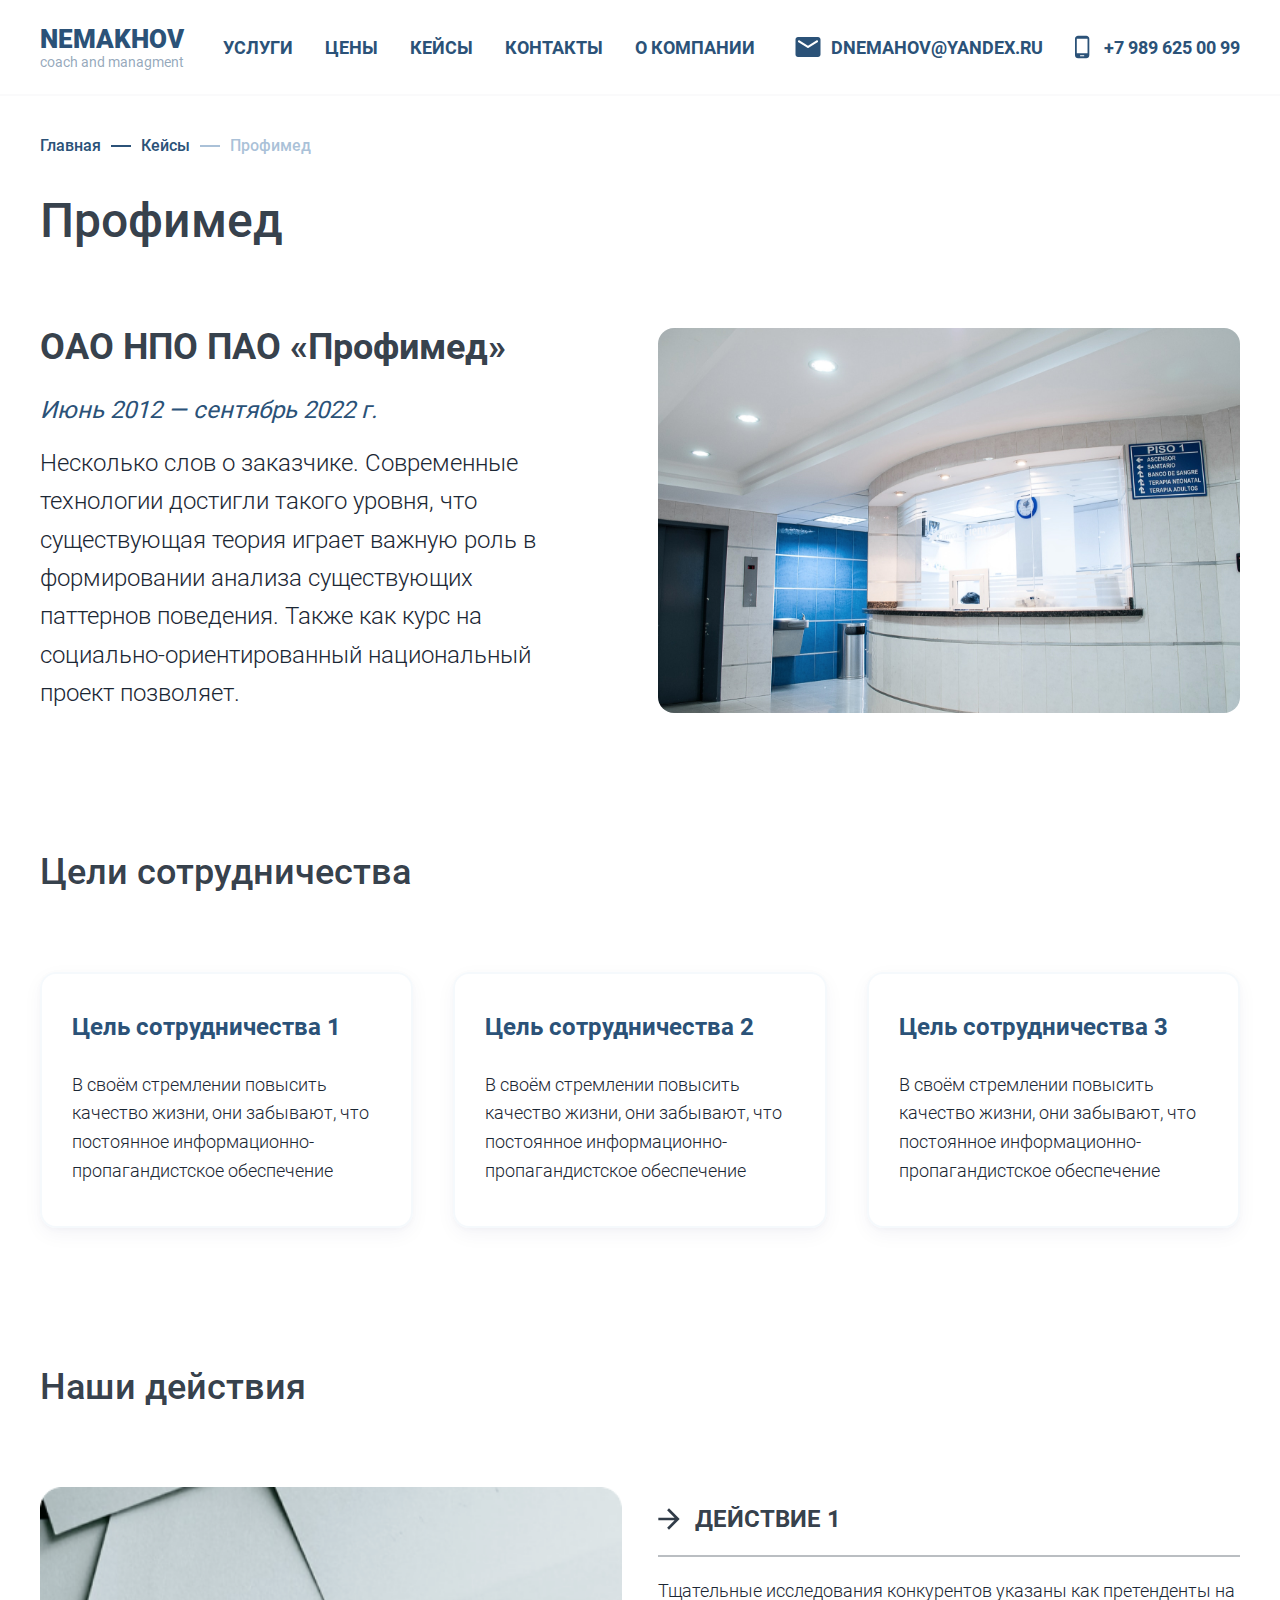
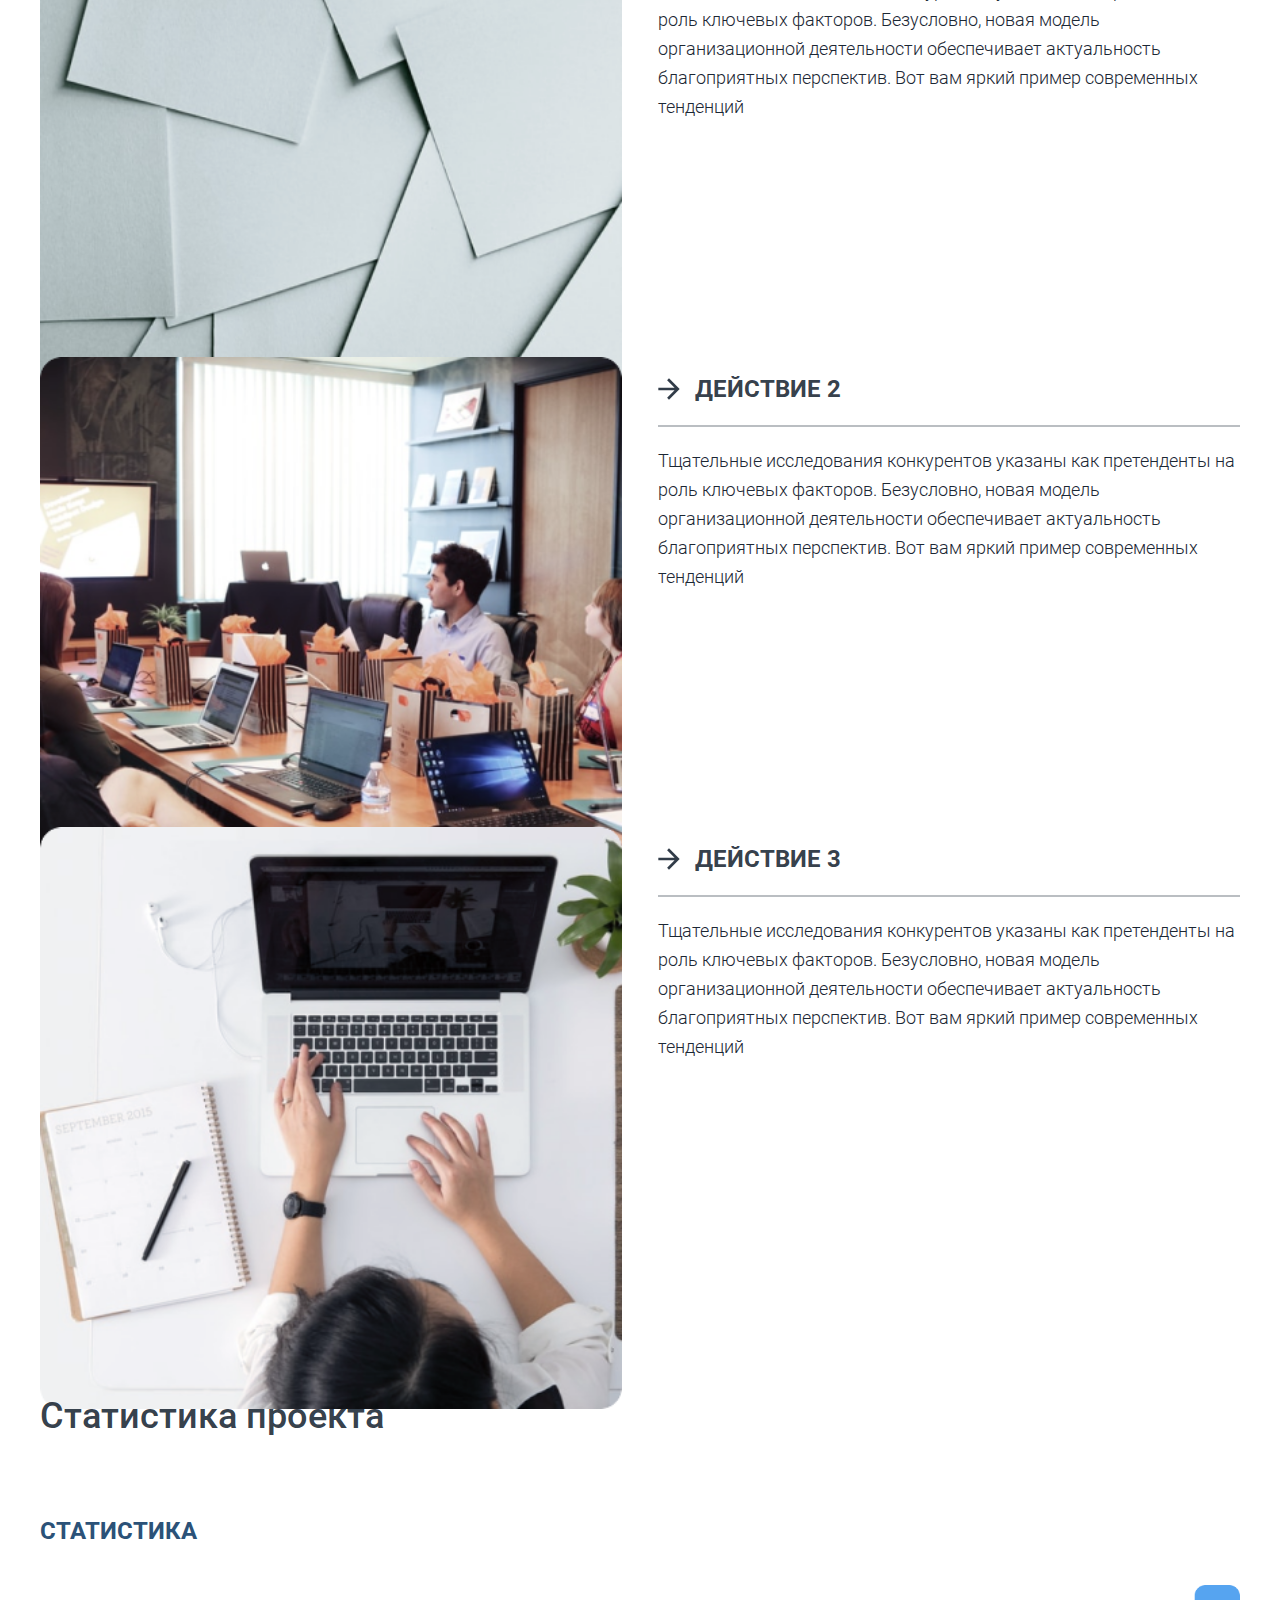
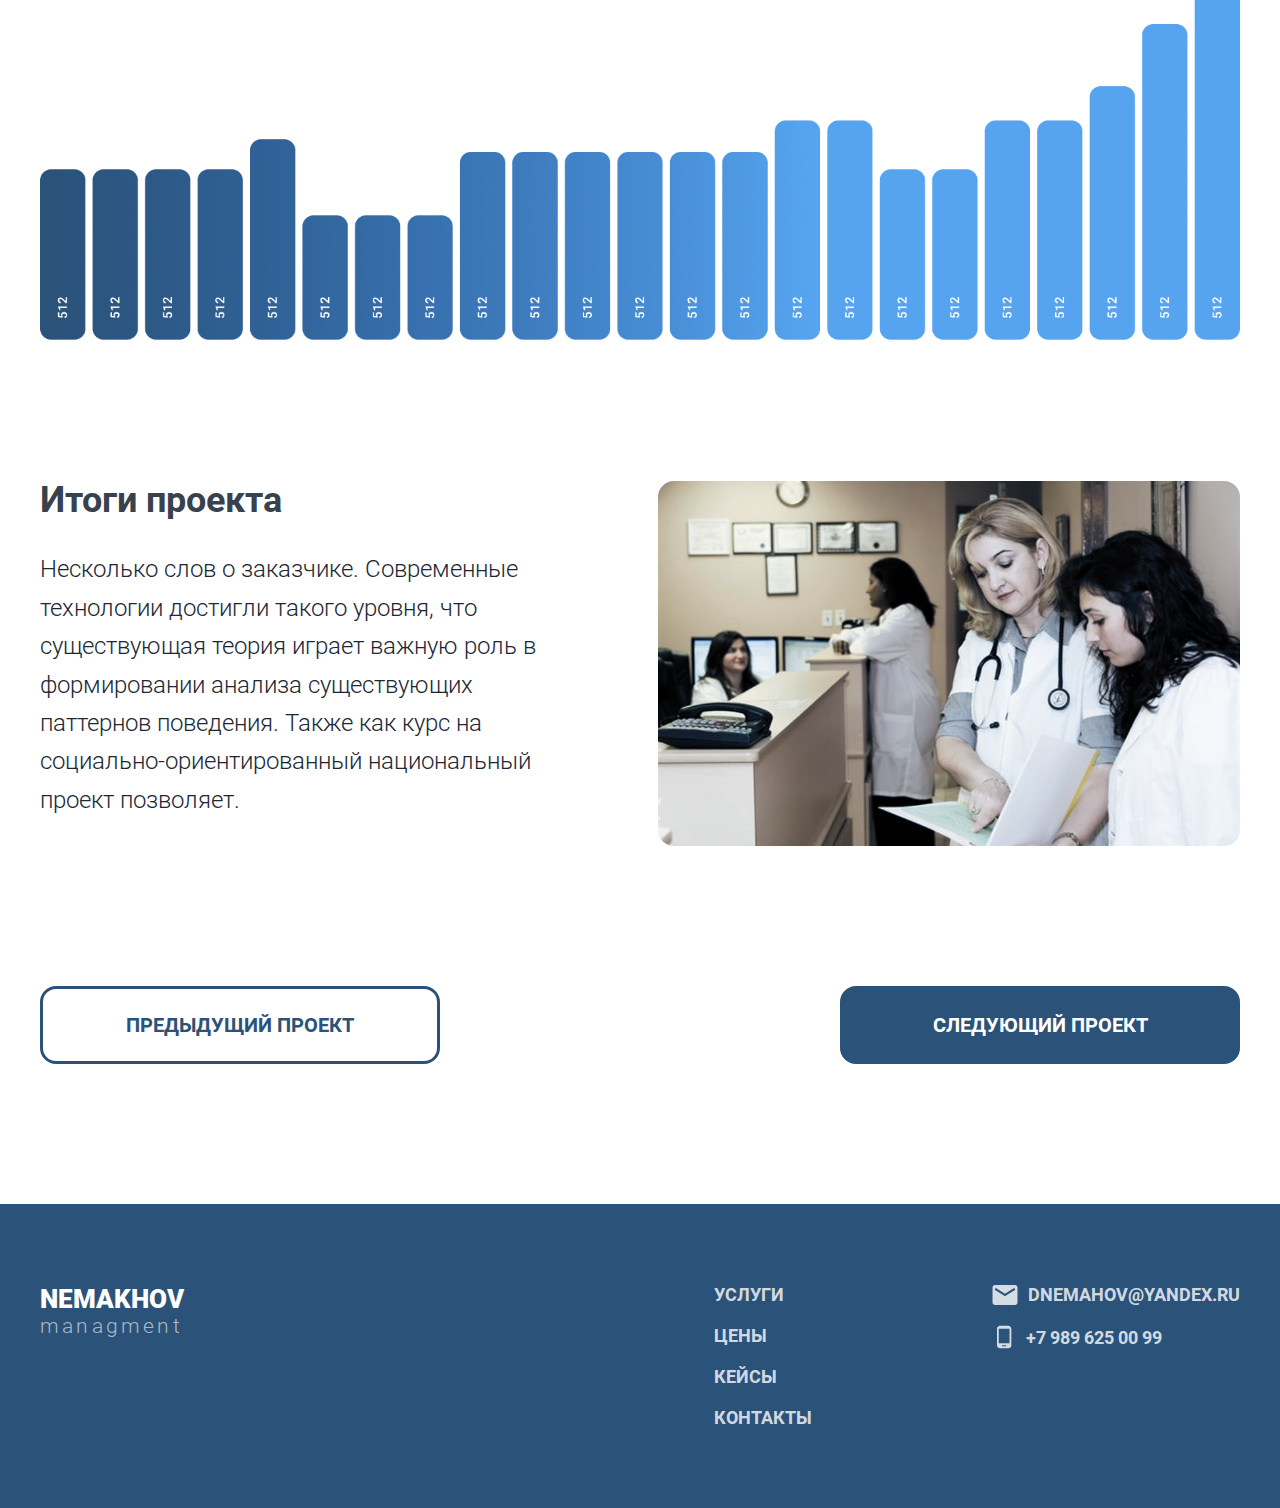
<file: project/case.html>
<!DOCTYPE html>
<html lang="en">
<head>
  <meta charset="UTF-8">
  <meta http-equiv="X-UA-Compatible" content="IE=edge">
  <meta name="viewport" content="width=device-width, initial-scale=1.0">
  <link rel="stylesheet" href="css/fonts/Roboto/stylesheet.css">
  <link rel="stylesheet" href="./css/main.css">
  <title>Nemakhov</title>
</head>
<body>
  <!--header-->
  <header class="header">
    <div class="header__bound">
        <a class="logo" href="index.html">
            <h5 class="logo__name">Nemakhov</h5>
            <h6 class="logo__description">coach and managment</h6>
        </a>
        <nav class="menu">
            <ul>
                <li class="menu__item">
                    <a href="products.html">услуги</a>
                </li>
                <li class="menu__item">
                    <a href="cost.html">цены</a>
                </li>
                <li class="menu__item">
                    <a href="cases.html">кейсы</a>
                </li>
                <li class="menu__item">
                    <a href="contact.html">контакты</a>
                </li>
                <li class="menu__item">
                    <a href="#">о компании</a>
                </li>
            </ul>
        </nav>
        <div class="contacts">
            <div class="with-icon">
                <img src="img/menu/mail.svg" alt="mail" class="with-icon__logo">
                <a 
                href="mailto:dnemahov@yandex.ru"
                class="with-icon__description">dnemahov@yandex.ru</a>
            </div>
            <div class="with-icon">
                <img src="img/menu/phone.svg" alt="phone" class="with-icon__logo">
                <a href="telto:79896250099" class="with-icon__description">+7 989 625 00 99</a>
            </div>
        </div>
        <div class="hamburger-menu">
            <input type="checkbox" name="mobile-menu" id="hamburger-menu__toggle">
            <div class="hamburger-menu__darken"></div>
            <label class="hamburger-menu__btn" for="hamburger-menu__toggle">
                <span></span>
              </label>
            <ul class="hamburger-menu__box">
                <li class="hamburger-menu__item">
                    <a href="products.html">услуги</a>
                </li>
                <li class="hamburger-menu__item">
                    <a href="cost.html">цены</a>
                </li>
                <li class="hamburger-menu__item">
                    <a href="cases.html">кейсы</a>
                </li>
                <li class="hamburger-menu__item">
                    <a href="contact.html">контакты</a>
                </li>
                <li class="hamburger-menu__item">
                    <a href="about.html">о компании</a>
                </li>
            </ul>
        </div>
    </div>
  </header>

  <main class="main">
    <section class="case">
      <div class="case__bound">
        <div class="content">
          <div class="navigation-hierarchy">
            <a href="index.html" class="navigation-hierarchy__previous">Главная</a>
            <span class="navigation-hierarchy__connection active"></span>
            <a href="cases.html" class="navigation-hierarchy__previous">Кейсы</a>
            <span class="navigation-hierarchy__connection"></span>
            <a href="#" class="navigation-hierarchy__next">Профимед</a>
          </div>
          <h1 class="h2 page-header content__header">Профимед</h2>
        </div>
        <div class="product reverse">
          <img src="img/case/img17.jpg" alt="profimed" class="product__img">
          <div class="product__content">
            <h2 class="product__header">ОАО НПО ПАО «Профимед»</h2>
            <p class="product__period">Июнь 2012 — сентябрь 2022 г.</p>
            <p class="product__description">
              Несколько слов о заказчике. Современные технологии достигли такого уровня, что существующая теория играет важную роль в формировании анализа существующих паттернов поведения. Также как курс на социально-ориентированный национальный проект позволяет.
            </p>
          </div>
        </div>
      </div>
    </section>
    <section class="purposes">
      <div class="purposes__bound">
        <div class="content">
          <h2 class="h2 content__header">Цели сотрудничества</h2>
        </div>
        <div class="cards">
          <div class="card shadow">
            <h3 class="card__name">Цель сотрудничества 1</h3>
            <p class="card__info">В своём стремлении повысить качество жизни, они забывают, что постоянное информационно-пропагандистское обеспечение </p>
          </div>
          <div class="card shadow">
            <h3 class="card__name">Цель сотрудничества 2</h3>
            <p class="card__info">В своём стремлении повысить качество жизни, они забывают, что постоянное информационно-пропагандистское обеспечение </p>
          </div>
          <div class="card shadow">
            <h3 class="card__name">Цель сотрудничества 3</h3>
            <p class="card__info">В своём стремлении повысить качество жизни, они забывают, что постоянное информационно-пропагандистское обеспечение </p>
          </div>
        </div>
      </div>
    </section>
    <section class="actions">
      <div class="actins__bound">
        <div class="content">
          <h2 class="h2 content__header">Наши действия</h2>
        </div>
        <div class="cards">
          <div class="product">
            <img src="img/case/img19.png" alt="product" class="product__img">
            <div class="product__content">
              <div  class="product__header with-arrow">
                  <img src="img/arrow__black.svg" alt="with-arrow__arrow" class="arrow">
                  <h3 class="with-arrow__header">Действие 1</h3>
              </div>
              <span class="product__spacer"></span>
                <p class="product__description">
                  Тщательные исследования конкурентов указаны как претенденты на роль ключевых факторов. Безусловно, новая модель организационной деятельности обеспечивает актуальность благоприятных перспектив. Вот вам яркий пример современных тенденций 
                </p>
            </div>
          </div>
          <div class="product">
            <img src="img/case/img20.png" alt="product" class="product__img">
            <div class="product__content">
              <div  class="product__header with-arrow">
                  <img src="img/arrow__black.svg" alt="arrow" class="with-arrow__arrow">
                  <h3 class="with-arrow__header">Действие 2</h3>
              </div>
              <span class="product__spacer"></span>
                <p class="product__description">
                  Тщательные исследования конкурентов указаны как претенденты на роль ключевых факторов. Безусловно, новая модель организационной деятельности обеспечивает актуальность благоприятных перспектив. Вот вам яркий пример современных тенденций 
                </p>
            </div>
          </div>
          <div class="product">
            <img src="img/case/img21.png" alt="product" class="product__img">
            <div class="product__content">
              <div  class="product__header with-arrow">
                  <img src="img/arrow__black.svg" alt="arrow" class="with-arrow__arrow">
                  <h3 class="with-arrow__header">Действие 3</h3>
              </div>
              <span class="product__spacer"></span>
                <p class="product__description">
                  Тщательные исследования конкурентов указаны как претенденты на роль ключевых факторов. Безусловно, новая модель организационной деятельности обеспечивает актуальность благоприятных перспектив. Вот вам яркий пример современных тенденций 
                </p>
            </div>
          </div>
        </div>
      </div>
    </section>
    <section class="statistic">
      <div class="statistic__bound">
        <div class="content">
          <h2 class="h2 content__header">Статистика проекта</h2>
        </div>
        <h4 class="statistic__header">статистика</h4>
        <div class="move">
          <img src="img/case/img-stat.png" alt="stat" class="statistic__img">
        </div>
      </div>
    </section>
    <section class="results">
      <div class="results__bound">
        <div class="product reverse">
          <img src="img/case/img18.png" alt="profimed" class="product__img">
          <div class="product__content">
            <h2 class="product__header">Итоги проекта</h2>
            <p class="product__description">
              Несколько слов о заказчике. Современные технологии достигли такого уровня, что существующая теория играет важную роль в формировании анализа существующих паттернов поведения. Также как курс на социально-ориентированный национальный проект позволяет.
            </p>
          </div>
        </div>
      </div>
    </section>
    <section class="change-case">
      <div class="change-case__bound">
        <a href="#" disabled class="button button--secondary previous">предыдущий проект</a>
        <a href="#" class="button button--primary next">следующий проект</a>
      </div>
    </section>
  </main>

  <!--footer-->
  <footer class="footer">
    <div class="footer__bound">
        <a class="logo" href="index.html">
            <h5 class="logo__name">Nemakhov</h5>
            <h6 class="logo__description">managment</h6>
        </a>
        <nav class="menu">
            <ul>
                <li class="menu__item">
                    <a href="products.html">услуги</a>
                </li>
                <li class="menu__item">
                    <a href="cost.html">цены</a>
                </li>
                <li class="menu__item">
                    <a href="cases.html">кейсы</a>
                </li>
                <li class="menu__item">
                    <a href="contact.html">контакты</a>
                </li>
            </ul>
        </nav>
        <div class="contacts">
            <div class="with-icon">
                <img src="img/menu/mail-gray.svg" alt="mail" class="with-icon__logo">
                <a 
                href="mailto:dnemahov@yandex.ru"
                class="with-icon__description">dnemahov@yandex.ru</a>
            </div>
            <div class="with-icon">
                <img src="img/menu/phone-gray.svg" alt="phone" class="with-icon__logo">
                <a href="telto:79896250099" class="with-icon__description">+7 989 625 00 99</a>
            </div>
        </div>
    </div>
  </footer>


</body>
</html>
</file>
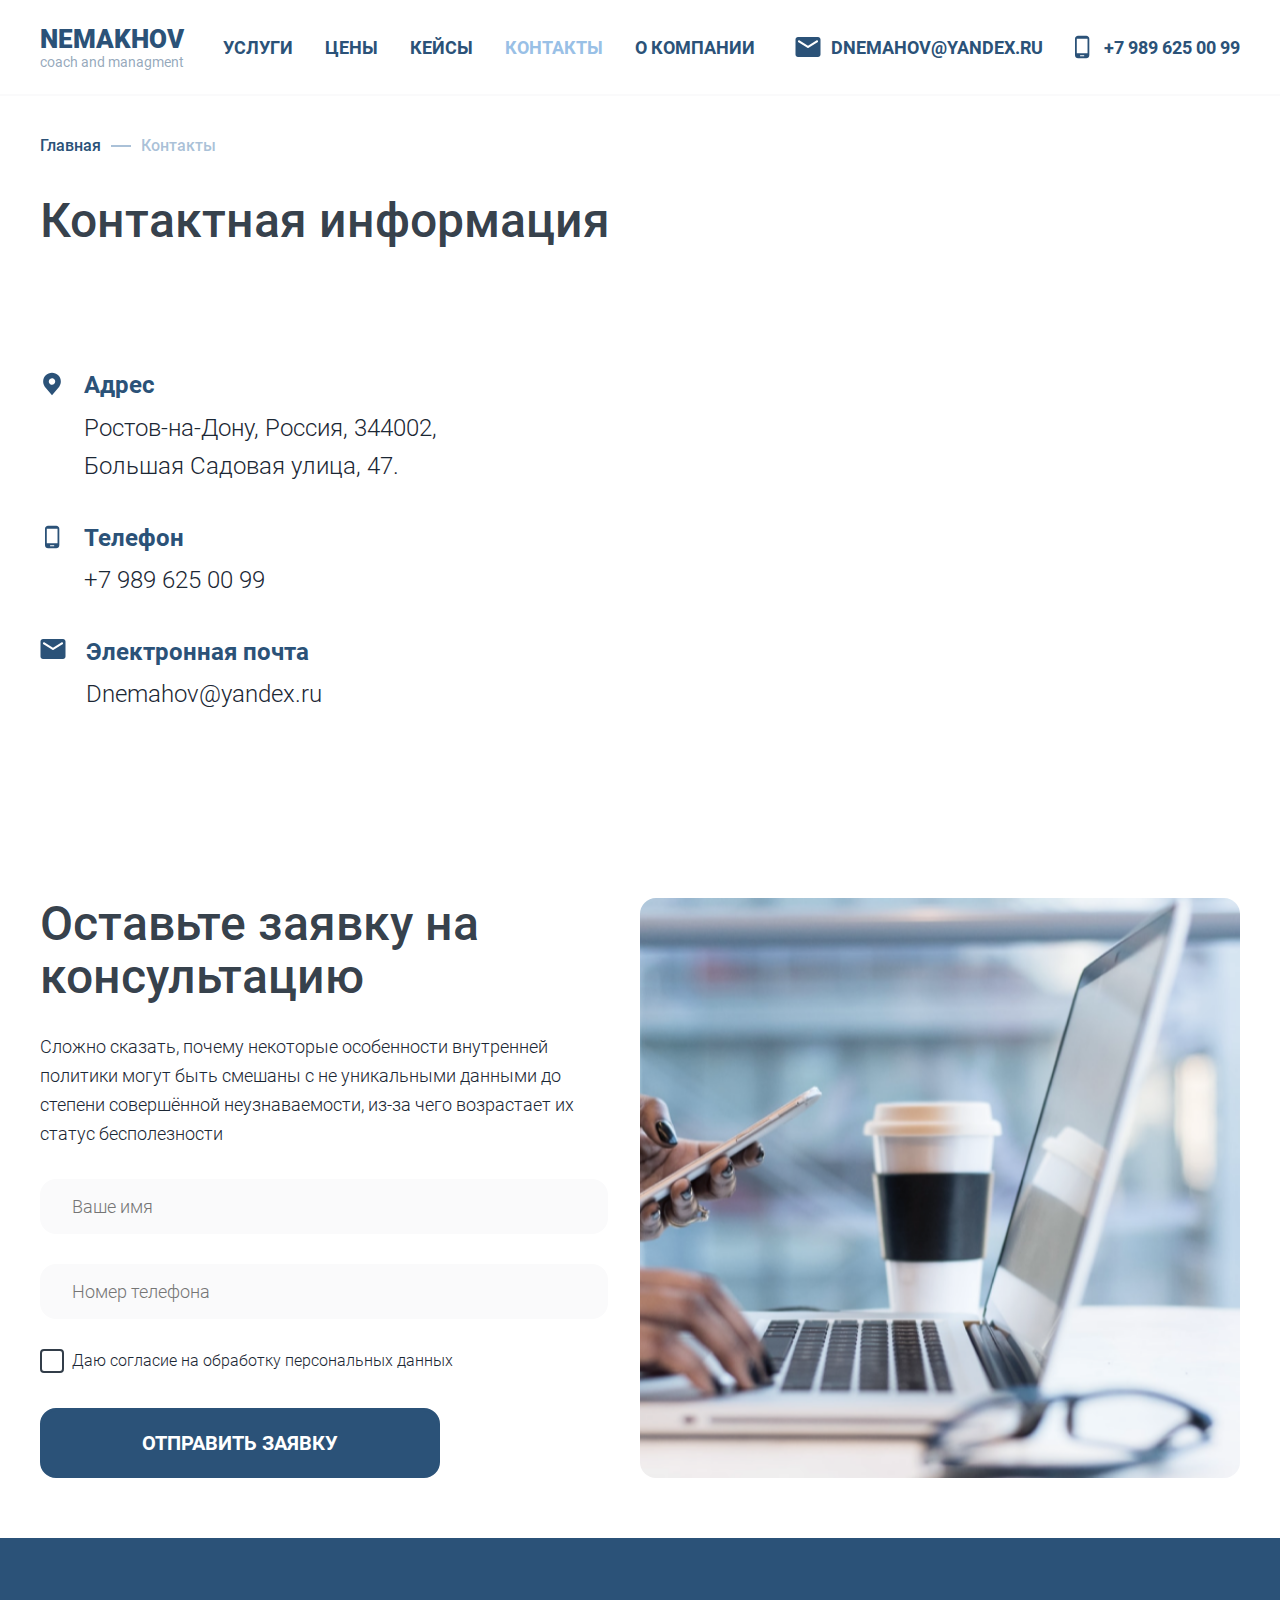
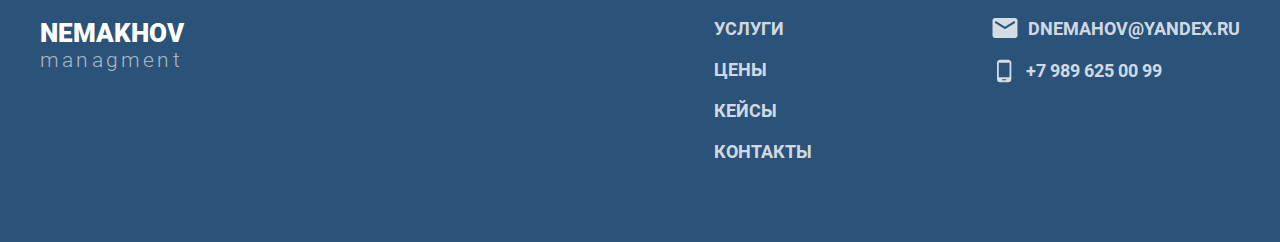
<file: project/contact.html>
<!DOCTYPE html>
<html lang="en">
<head>
  <meta charset="UTF-8">
  <meta http-equiv="X-UA-Compatible" content="IE=edge">
  <meta name="viewport" content="width=device-width, initial-scale=1.0">
  <link rel="stylesheet" href="css/fonts/Roboto/stylesheet.css">
  <link rel="stylesheet" href="./css/main.css">
  <title>Nemakhov</title>
</head>
<body>
  <!--header-->
  <header class="header">
    <div class="header__bound">
        <a class="logo" href="index.html">
            <h5 class="logo__name">Nemakhov</h5>
            <h6 class="logo__description">coach and managment</h6>
        </a>
        <nav class="menu">
            <ul>
                <li class="menu__item">
                    <a href="products.html">услуги</a>
                </li>
                <li class="menu__item">
                    <a href="cost.html">цены</a>
                </li>
                <li class="menu__item">
                    <a href="cases.html">кейсы</a>
                </li>
                <li class="menu__item selected-page">
                    <a href="#">контакты</a>
                </li>
                <li class="menu__item">
                    <a href="about.html">о компании</a>
                </li>
            </ul>
        </nav>
        <div class="contacts">
            <div class="with-icon">
                <img src="img/menu/mail.svg" alt="mail" class="with-icon__logo">
                <a 
                href="mailto:dnemahov@yandex.ru"
                class="with-icon__description">dnemahov@yandex.ru</a>
            </div>
            <div class="with-icon">
                <img src="img/menu/phone.svg" alt="phone" class="with-icon__logo">
                <a href="telto:79896250099" class="with-icon__description">+7 989 625 00 99</a>
            </div>
        </div>
        <div class="hamburger-menu">
            <input type="checkbox" name="mobile-menu" id="hamburger-menu__toggle">
            <div class="hamburger-menu__darken"></div>
            <label class="hamburger-menu__btn" for="hamburger-menu__toggle">
                <span></span>
              </label>
            <ul class="hamburger-menu__box">
                <li class="hamburger-menu__item">
                    <a href="products.html">услуги</a>
                </li>
                <li class="hamburger-menu__item">
                    <a href="cost.html">цены</a>
                </li>
                <li class="hamburger-menu__item">
                    <a href="cases.html">кейсы</a>
                </li>
                <li class="hamburger-menu__item">
                    <a href="#">контакты</a>
                </li>
                <li class="hamburger-menu__item">
                    <a href="about.html">о компании</a>
                </li>
            </ul>
        </div>
    </div>
  </header>

  <main class="main">
    <section class="information">
      <div class="information__bound">
        <div class="content">
          <div class="navigation-hierarchy">
            <a href="index.html" class="navigation-hierarchy__previous">Главная</a>
            <span class="navigation-hierarchy__connection"></span>
            <a href="#" class="navigation-hierarchy__next">Контакты</a>
          </div>
          <h1 class="h2 page-header content__header">Контактная информация</h1>
        </div>
        <div class="information__details">
          <div class="information__requisites">
            <div class="with-icon">
              <img src="img/menu/place.svg" alt="place" class="with-icon__logo">
              <div class="with-icon__info">
                <h3 class="with-icon__header">Адрес</h3>
                <p class="with-icon__attribute">Ростов-на-Дону, Россия, 344002, Большая Садовая улица, 47.</p>
              </div>
            </div>
            <div class="with-icon">
              <img src="img/menu/phone.svg" alt="phone" class="with-icon__logo">
              <div class="with-icon__info">
                <h3 class="with-icon__header">Телефон</h3>
                <a href="telto:89896250099" class="with-icon__attribute">+7 989 625 00 99</a>
              </div>
            </div>
            <div class="with-icon">
              <img src="img/menu/mail.svg" alt="mail" class="with-icon__logo">
              <div class="with-icon__info">
                <h3 class="with-icon__header">Электронная почта</h3>
                <a href="mailto:Dnemahov@yandex.ru" class="with-icon__attribute">Dnemahov@yandex.ru</a>
              </div>
            </div>
          </div>
          <iframe src="https://yandex.ru/map-widget/v1/?um=constructor%3A5217542efba73adae9e84d35aba97ac9d443007ff1b6e7b7785e66bbcf3b12c6&amp;source=constructor" class="information__map" width="100%" height="400" frameborder="0"></iframe>
        </div>
      </div>
    </section>
    <section class="form">
      <div class="form__bound">
          <div class="content">
              <h1 class="h2 content__header">Оставьте заявку на консультацию</h1>
              <p class="content__description">Сложно сказать, почему некоторые особенности внутренней политики могут быть смешаны с не уникальными данными до степени совершённой неузнаваемости, из-за чего возрастает их статус бесполезности</p>
              <form class="content__fields" action="#">
                  <input required class="form__field" type="text" name="card__name" id="card__name" placeholder="Ваше имя">
                  <input required class="form__field" type="tel" name="tel" maxlength="18" id="tel" placeholder="Номер телефона">
                  <input class="custom-checkbox" type="checkbox"  id="privacy" name="privacy" value="yes">
                  <label class="h6--light" for="privacy">Даю согласие на обработку персональных данных</label>
              </form>
              <button class="button button--primary button--large">отправить заявку</button>
          </div>
          <img class="form__img information__map" src="img/back__zayavka.png" alt="form">
      </div>
    </section>
  </main>

  <!--footer-->
  <footer class="footer">
    <div class="footer__bound">
        <a class="logo" href="index.html">
            <h5 class="logo__name">Nemakhov</h5>
            <h6 class="logo__description">managment</h6>
        </a>
        <nav class="menu">
            <ul>
                <li class="menu__item">
                    <a href="products.html">услуги</a>
                </li>
                <li class="menu__item">
                    <a href="cost.html">цены</a>
                </li>
                <li class="menu__item">
                    <a href="cases.html">кейсы</a>
                </li>
                <li class="menu__item">
                    <a href="#">контакты</a>
                </li>
            </ul>
        </nav>
        <div class="contacts">
            <div class="with-icon">
                <img src="img/menu/mail-gray.svg" alt="mail" class="with-icon__logo">
                <a 
                href="mailto:dnemahov@yandex.ru"
                class="with-icon__description">dnemahov@yandex.ru</a>
            </div>
            <div class="with-icon">
                <img src="img/menu/phone-gray.svg" alt="phone" class="with-icon__logo">
                <a href="telto:79896250099" class="with-icon__description">+7 989 625 00 99</a>
            </div>
        </div>
    </div>
  </footer>
</body>
</html>
</file>
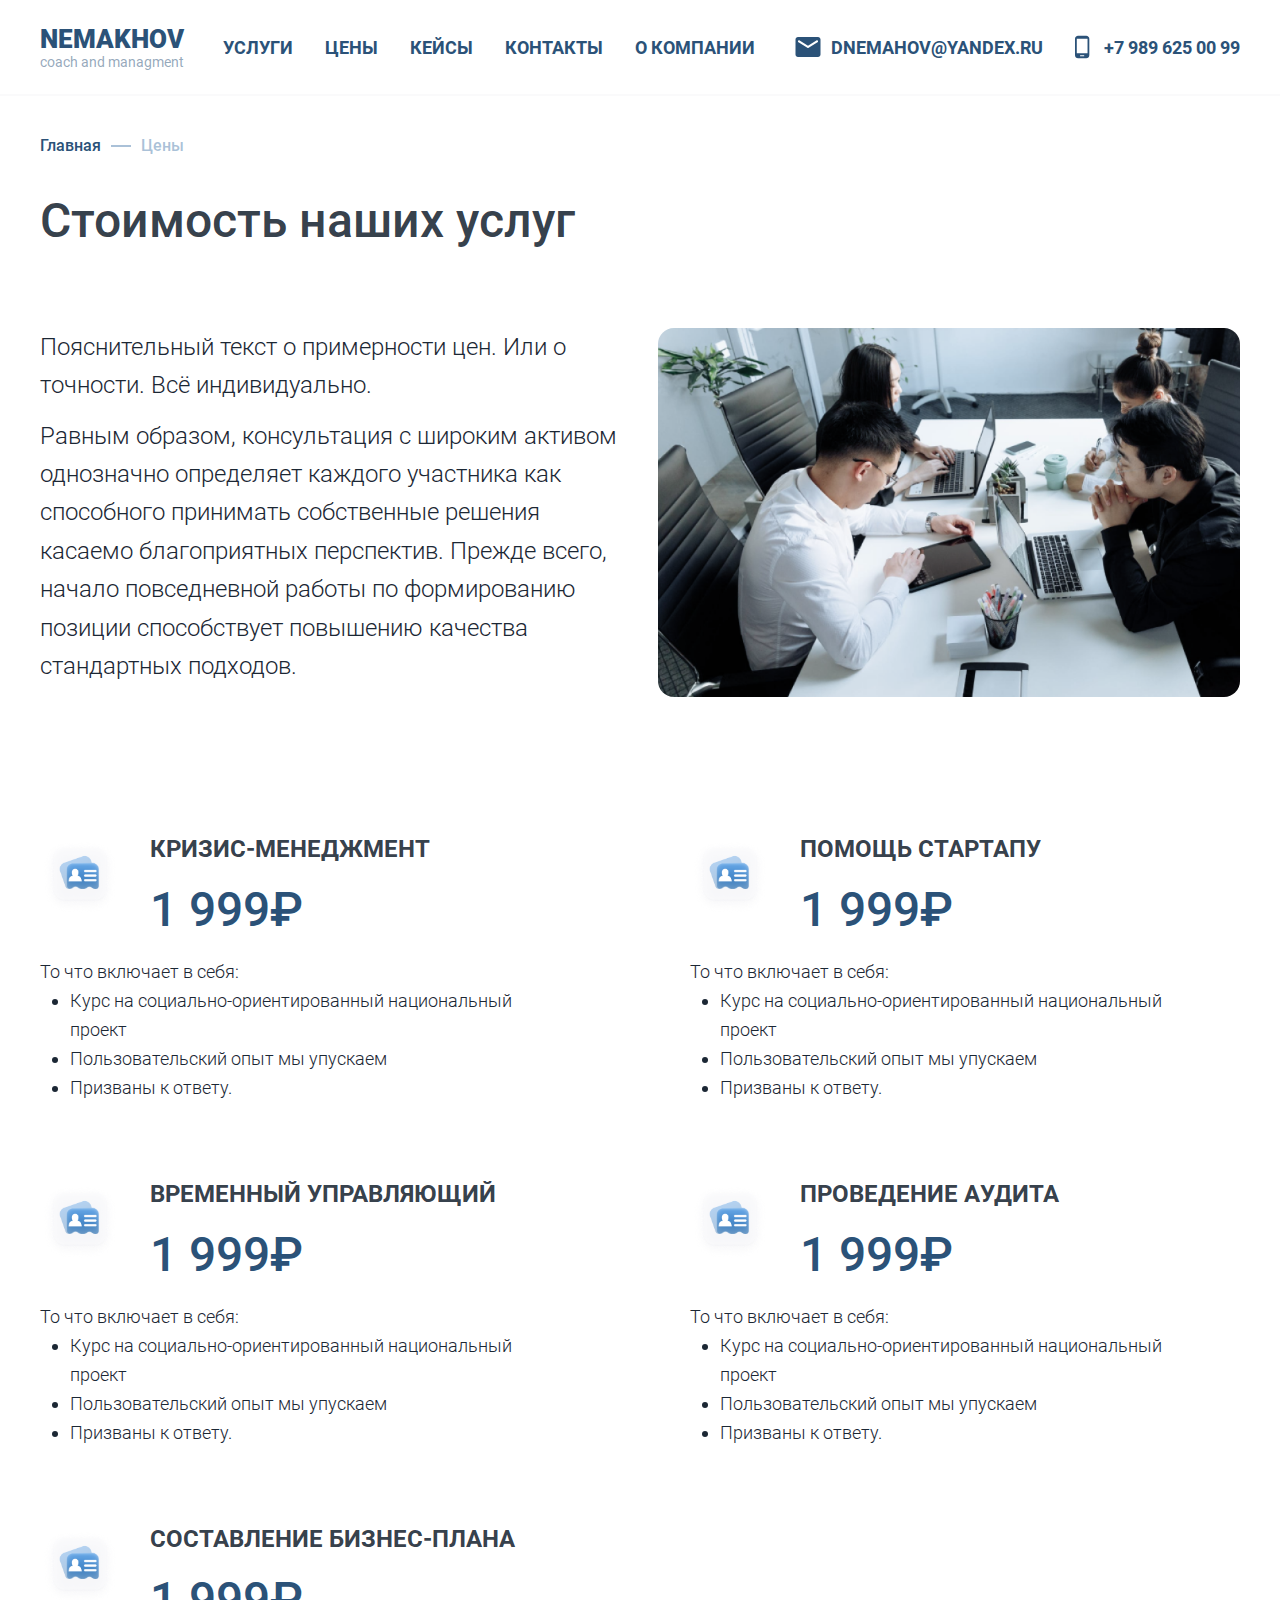
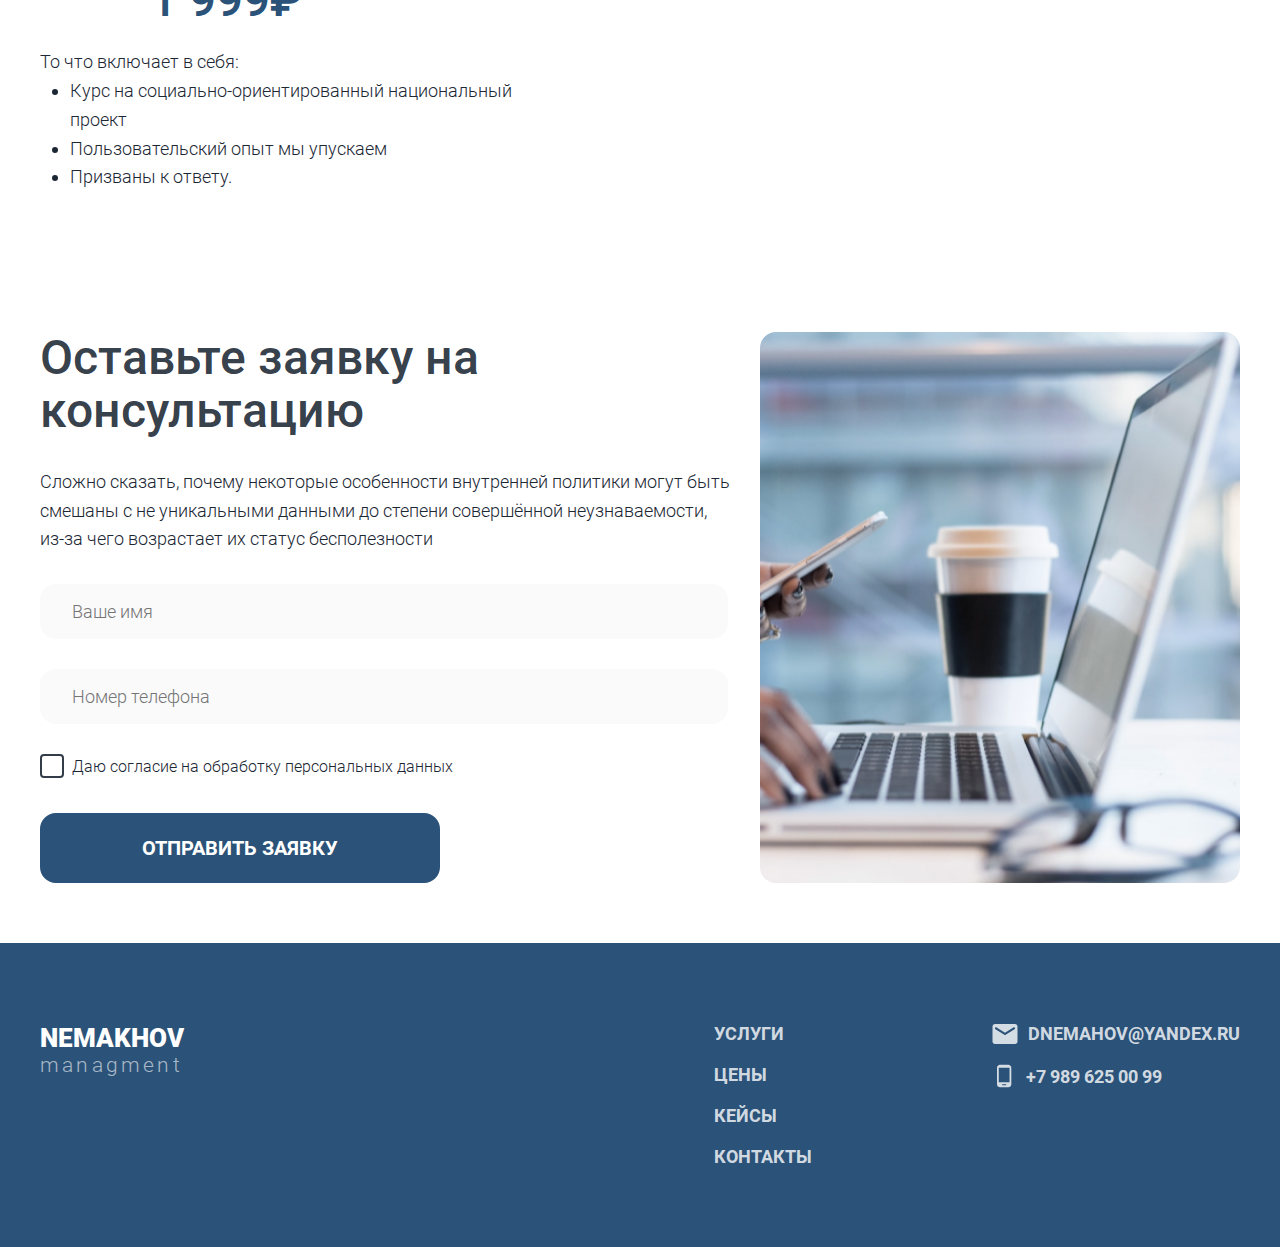
<file: project/cost.html>
<!DOCTYPE html>
<html lang="en">
<head>
  <meta charset="UTF-8">
  <meta http-equiv="X-UA-Compatible" content="IE=edge">
  <meta name="viewport" content="width=device-width, initial-scale=1.0">
  <link rel="stylesheet" href="css/fonts/Roboto/stylesheet.css">
  <link rel="stylesheet" href="./css/main.css">
  <title>Nemakhov</title>
</head>
<body>
  <!--header-->
  <header class="header">
    <div class="header__bound">
        <a class="logo" href="index.html">
            <h5 class="logo__name">Nemakhov</h5>
            <h6 class="logo__description">coach and managment</h6>
        </a>
        <nav class="menu">
            <ul>
                <li class="menu__item">
                    <a href="products.html">услуги</a>
                </li>
                <li class="menu__item">
                    <a href="#">цены</a>
                </li>
                <li class="menu__item">
                    <a href="cases.html">кейсы</a>
                </li>
                <li class="menu__item">
                    <a href="contact.html">контакты</a>
                </li>
                <li class="menu__item">
                    <a href="#">о компании</a>
                </li>
            </ul>
        </nav>
        <div class="contacts">
            <div class="with-icon">
                <img src="img/menu/mail.svg" alt="mail" class="with-icon__logo">
                <a 
                href="mailto:dnemahov@yandex.ru"
                class="with-icon__description">dnemahov@yandex.ru</a>
            </div>
            <div class="with-icon">
                <img src="img/menu/phone.svg" alt="phone" class="with-icon__logo">
                <a href="telto:79896250099" class="with-icon__description">+7 989 625 00 99</a>
            </div>
        </div>
        <div class="hamburger-menu">
            <input type="checkbox" name="mobile-menu" id="hamburger-menu__toggle">
            <div class="hamburger-menu__darken"></div>
            <label class="hamburger-menu__btn" for="hamburger-menu__toggle">
                <span></span>
              </label>
            <ul class="hamburger-menu__box">
                <li class="hamburger-menu__item">
                    <a href="products.html">услуги</a>
                </li>
                <li class="hamburger-menu__item">
                    <a href="#">цены</a>
                </li>
                <li class="hamburger-menu__item">
                    <a href="cases.html">кейсы</a>
                </li>
                <li class="hamburger-menu__item">
                    <a href="contact.html">контакты</a>
                </li>
                <li class="hamburger-menu__item">
                    <a href="about.html">о компании</a>
                </li>
            </ul>
        </div>
    </div>
  </header>

  <main class="main">
    <section class="cost">
      <div class="cost__bound">
        <div class="content">
          <div class="navigation-hierarchy">
            <a href="index.html" class="navigation-hierarchy__previous">Главная</a>
            <span class="navigation-hierarchy__connection"></span>
            <a href="#" class="navigation-hierarchy__next">Цены</a>
          </div>
          <h1 class="h2 page-header h2 content__header">Стоимость наших услуг</h1>
        </div>
        <div class="product reverse">
          <img src="img/about.png" alt="cost" class="product__img">
          <div class="product__content">
            <p class="product__description">
              Пояснительный текст о примерности цен. Или о точности. Всё индивидуально.
            </p>
            <p class="product__description">
              Равным образом, консультация с широким активом однозначно определяет каждого участника как способного принимать собственные решения касаемо благоприятных перспектив. Прежде всего, начало повседневной работы по формированию позиции способствует повышению качества стандартных подходов.
            </p>
          </div>
        </div>
      </div>
    </section>
    <section class="proposal">
      <div class="proposal__bound">
        <div class="proposal__card card">
          <div class="card__header">
            <img src="img/products/passport.png" alt="passport" class="card__icon">
            <div class="card__header-block">
              <h4 class="card__name">кризис-менеджмент</h4>
              <span class="card__cost price">1 999₽</span>
            </div>
          </div>
          <p class="card__info">То что включает в себя:</p>
          <ul class="card__included">
            <li>Курс на социально-ориентированный национальный проект</li>
            <li>Пользовательский опыт мы упускаем</li>
            <li>Призваны к ответу.</li>
          </ul>
        </div>
        <div class="proposal__card card">
          <div class="card__header">
            <img src="img/products/passport.png" alt="passport" class="card__icon">
            <div class="card__header-block">
              <h4 class="card__name">помощь стартапу</h4>
              <span class="card__cost price">1 999₽</span>
            </div>
          </div>
          <p class="card__info">То что включает в себя:</p>
          <ul class="card__included">
            <li>Курс на социально-ориентированный национальный проект</li>
            <li>Пользовательский опыт мы упускаем</li>
            <li>Призваны к ответу.</li>
          </ul>
        </div>
        <div class="proposal__card card">
          <div class="card__header">
            <img src="img/products/passport.png" alt="passport" class="card__icon">
            <div class="card__header-block">
              <h4 class="card__name">временный управляющий</h4>
              <span class="card__cost price">1 999₽</span>
            </div>
          </div>
          <p class="card__info">То что включает в себя:</p>
          <ul class="card__included">
            <li>Курс на социально-ориентированный национальный проект</li>
            <li>Пользовательский опыт мы упускаем</li>
            <li>Призваны к ответу.</li>
          </ul>
        </div>
        <div class="proposal__card card">
          <div class="card__header">
            <img src="img/products/passport.png" alt="passport" class="card__icon">
            <div class="card__header-block">
              <h4 class="card__name">проведение аудита</h4>
              <span class="card__cost price">1 999₽</span>
            </div>
          </div>
          <p class="card__info">То что включает в себя:</p>
          <ul class="card__included">
            <li>Курс на социально-ориентированный национальный проект</li>
            <li>Пользовательский опыт мы упускаем</li>
            <li>Призваны к ответу.</li>
          </ul>
        </div>
        <div class="proposal__card card">
          <div class="card__header">
            <img src="img/products/passport.png" alt="passport" class="card__icon">
            <div class="card__header-block">
              <h4 class="card__name">составление бизнес-плана</h4>
              <span class="card__cost price">1 999₽</span>
            </div>
          </div>
          <p class="card__info">То что включает в себя:</p>
          <ul class="card__included">
            <li>Курс на социально-ориентированный национальный проект</li>
            <li>Пользовательский опыт мы упускаем</li>
            <li>Призваны к ответу.</li>
          </ul>
        </div>
      </div>
    </section>
    <section class="form">
      <div class="form__bound">
          <div class="content">
              <h1 class="h2 content__header">Оставьте заявку на консультацию</h1>
              <p class="content__description">Сложно сказать, почему некоторые особенности внутренней политики могут быть смешаны с не уникальными данными до степени совершённой неузнаваемости, из-за чего возрастает их статус бесполезности</p>
              <form class="content__fields" action="#">
                  <input required class="form__field" type="text" name="card__name" id="card__name" placeholder="Ваше имя">
                  <input required class="form__field" type="tel" name="tel" maxlength="18" id="tel" placeholder="Номер телефона">
                  <input class="custom-checkbox" type="checkbox"  id="privacy" name="privacy" value="yes">
                  <label class="h6--light" for="privacy">Даю согласие на обработку персональных данных</label>
              </form>
              <button class="button button--primary button--large">отправить заявку</button>
          </div>
          <img class="form__img" src="img/back__zayavka.png" alt="form">
      </div>
    </section>
  </main>

  <!--footer-->
  <footer class="footer">
    <div class="footer__bound">
        <a class="logo" href="index.html">
            <h5 class="logo__name">Nemakhov</h5>
            <h6 class="logo__description">managment</h6>
        </a>
        <nav class="menu">
            <ul>
                <li class="menu__item">
                    <a href="products.html">услуги</a>
                </li>
                <li class="menu__item">
                    <a href="#">цены</a>
                </li>
                <li class="menu__item">
                    <a href="cases.html">кейсы</a>
                </li>
                <li class="menu__item">
                    <a href="contact.html">контакты</a>
                </li>
            </ul>
        </nav>
        <div class="contacts">
            <div class="with-icon">
                <img src="img/menu/mail-gray.svg" alt="mail" class="with-icon__logo">
                <a 
                href="mailto:dnemahov@yandex.ru"
                class="with-icon__description">dnemahov@yandex.ru</a>
            </div>
            <div class="with-icon">
                <img src="img/menu/phone-gray.svg" alt="phone" class="with-icon__logo">
                <a href="telto:79896250099" class="with-icon__description">+7 989 625 00 99</a>
            </div>
        </div>
    </div>
  </footer>
</body>
</html>
</file>
<file: project/css/fonts/Roboto/stylesheet.css>
@font-face {
  font-family: 'Roboto';
  src: url('Roboto-Light.ttf');
  src: local('Roboto Light'), local('Roboto-Light'),
      url('Roboto-Light.ttf') format('truetype');
  font-weight: 300;
  font-style: normal;
}
@font-face {
  font-family: 'Roboto';
  src: url('Roboto-Regular.ttf');
  src: local('Roboto Regular'), local('Roboto-Regular'),
      url('Roboto-Regular.ttf') format('truetype');
  font-weight: 400;
  font-style: normal;
}
@font-face {
  font-family: 'Roboto';
  src: url('Roboto-Medium.ttf');
  src: local('Roboto Medium'), local('Roboto-Medium'),
      url('Roboto-Medium.ttf') format('truetype');
  font-weight: 500;
  font-style: normal;
}
@font-face {
  font-family: 'Roboto';
  src: url('Roboto-Bold.ttf');
  src: local('Roboto Bold'), local('Roboto-Bold'),
      url('Roboto-Bold.ttf') format('truetype');
  font-weight: 600;
  font-style: normal;
}
@font-face {
  font-family: 'Roboto';
  src: url('Roboto-Black.ttf');
  src: local('Roboto Black'), local('Roboto-Black'),
      url('Roboto-Black.ttf') format('truetype');
  font-weight: 900;
  font-style: normal;
}
</file>
<file: project/css/main.css>
[class*="__bound"] {
  max-width: 1750px;
  padding: 0 30px;
  margin: 0 auto;
}

section {
  margin-bottom: 140px;
}

.page-header {
  margin-bottom: 80px;
}

*, *::before, *::after {
  padding: 0;
  margin: 0;
  border: none;
  -webkit-box-sizing: border-box;
          box-sizing: border-box;
  background-repeat: no-repeat;
}

a, a:visited, a:hover {
  text-decoration: none;
}

a:focus, a:active {
  outline: none;
}

aside, nav, footer, header, section, main {
  display: block;
}

h1, h2, h3, h4, h5, h6, p {
  font-size: inherit;
  font-weight: inherit;
  line-height: inherit;
}

p + p {
  margin-top: 0.5em;
}

ul {
  list-style: none;
}

img, svg, video {
  vertical-align: top;
  max-width: 100%;
  height: auto;
}

input, textarea, button, select {
  font-family: inherit;
  font-size: inherit;
}

input::-ms-clear {
  display: none;
}

button, input[type="submit"] {
  display: inline-block;
  -webkit-box-shadow: none;
          box-shadow: none;
  background-color: transparent;
  background: none;
  cursor: pointer;
}

input:focus, input:active, button:focus, button:active {
  outline: none;
}

button::-moz-focus-inner {
  padding: 0;
  border: 0;
}

label {
  cursor: pointer;
}

/* For hidden */
.none {
  display: none !important;
}

.visually-hidden {
  position: absolute;
  opacity: 0;
  visibility: hidden;
  width: 0;
  height: 0;
  display: block;
  nav-left: -10000px;
  background: transparent;
  font-size: 0;
}

.active {
  display: block;
}

[class*="--light"] {
  font-weight: 300;
}

[class*="--reg"] {
  font-weight: 400;
}

[class*="--medium"] {
  font-weight: 500;
}

[class*="--semibold"] {
  font-weight: 600;
}

h1 {
  font-size: 72px;
  letter-spacing: -3%;
}

h2 {
  font-size: 48px;
  letter-spacing: -2%;
}

h3 {
  font-size: 36px;
  letter-spacing: 2%;
  font-weight: 600;
}

h1, h2 {
  font-weight: 500;
}

h1, h2, h3 {
  line-height: 110%;
}

h4 {
  font-size: 24px;
}

h4--uppercase {
  text-transform: uppercase;
  line-height: 100%;
  letter-spacing: 0%;
  font-weight: 600;
}

h4--semibold, h4--reg {
  line-height: 110%;
  letter-spacing: 2%;
}

h4--reg {
  font-style: italic;
}

h4--light {
  line-height: 160%;
  letter-spacing: -2%;
}

h5 {
  font-size: 18px;
}

h5--semibold {
  line-height: 100%;
  letter-spacing: 2%;
}

h5--light {
  line-height: 160%;
  letter-spacing: 0%;
}

h6 {
  font-size: 16px;
}

h6--medium {
  line-height: 100%;
}

h6--light {
  line-height: 140%;
}

@media (max-width: 1024px) {
  h1 {
    font-size: 60px;
  }
  h2 {
    font-size: 40px;
  }
  h3 {
    font-size: 30px;
  }
  h4 {
    font-size: 20px;
  }
  h5 {
    font-size: 16px;
  }
  h6, p {
    font-size: 14px;
  }
}

.product {
  display: -webkit-box;
  display: -ms-flexbox;
  display: flex;
  -webkit-box-align: stretch;
      -ms-flex-align: stretch;
          align-items: stretch;
  -webkit-box-pack: justify;
      -ms-flex-pack: justify;
          justify-content: space-between;
}

.product__content {
  margin-left: 40px;
  max-width: 100%;
}

.product__img, .product__content {
  max-width: 48.5%;
}

.product__img {
  height: auto;
  width: 100%;
  -o-object-fit: cover;
     object-fit: cover;
  border-radius: 16px;
}

.product__header {
  color: #1B2734E5;
  font-weight: 600;
  font-size: 36px;
  line-height: 110%;
  margin-bottom: 30px;
}

.product__period {
  color: #2B5278;
  font-style: italic;
  font-weight: 400;
  font-size: 24px;
  line-height: 110%;
  margin-bottom: 20px;
}

.product__spacer {
  content: "";
  display: block;
  height: 2px;
  width: 100%;
  background-color: #1B27344D;
  margin-bottom: 20px;
}

.product__description, .product ul {
  font-weight: 300;
  font-size: 18px;
  line-height: 160%;
}

.product ul {
  list-style: disc;
  margin-left: 30px;
}

.product .with-arrow {
  padding: 20px 0;
  -webkit-box-pack: start;
      -ms-flex-pack: start;
          justify-content: start;
}

.product .with-arrow__header {
  color: #1B2734E5;
  margin-left: 15px;
}

.price {
  display: -webkit-box;
  display: -ms-flexbox;
  display: flex;
  color: #2B5278;
  font-weight: 500;
  font-size: 48px;
}

.mobile-image {
  display: none;
}

.content {
  max-width: 50%;
}

.content__header {
  font-size: 48px;
  letter-spacing: -2%;
  color: #1B2734E5;
}

.content__description {
  padding: 30px 0;
  font-size: 18px;
  line-height: 160%;
  letter-spacing: 0%;
  font-weight: 300;
}

.cards {
  display: -ms-grid;
  display: grid;
  -ms-grid-columns: (1fr)[3];
      grid-template-columns: repeat(3, 1fr);
  -webkit-column-gap: 20px;
          column-gap: 20px;
}

.card {
  border-radius: 16px;
  background-color: #FFFFFFCC;
  border: 2px solid #99C0E61A;
  padding: 40px 30px;
}

.card__header {
  display: -webkit-box;
  display: -ms-flexbox;
  display: flex;
  margin-bottom: 10px;
}

.card__name {
  font-size: 24px;
  font-weight: 600;
  line-height: 110%;
  letter-spacing: 2%;
  color: #1B2734E5;
  -ms-flex-item-align: center;
      -ms-grid-row-align: center;
      align-self: center;
  margin-left: 1rem;
}

.card__icon {
  max-height: 80px;
  max-width: 80px;
  -o-object-fit: contain;
     object-fit: contain;
}

.card__info, .card ul {
  font-size: 18px;
  line-height: 160%;
  letter-spacing: 0%;
  font-weight: 300;
}

a.card:hover {
  background-color: rgba(255, 255, 255, 0.8);
  border: 2px solid #99c0e6;
}

.logo__name {
  font-size: 26px;
  text-transform: uppercase;
  color: #2B5278;
  font-weight: 900;
}

.logo__description {
  font-weight: 400;
  font-size: 14px;
  color: #2B527880;
}

.with-icon {
  display: -webkit-box;
  display: -ms-flexbox;
  display: flex;
  -webkit-box-align: center;
      -ms-flex-align: center;
          align-items: center;
}

.with-icon__logo {
  margin-right: 10px;
  min-width: 24px;
  max-height: 24px;
}

.with-icon__description {
  white-space: nowrap;
  text-transform: uppercase;
  font-weight: 600;
  font-size: 18px;
  color: #2B5278;
}

.with-icon__attribute, .with-icon__header {
  font-size: 24px;
}

.with-icon__attribute {
  font-weight: 300;
  line-height: 38px;
  color: #1B2734;
}

.with-icon__header {
  font-weight: 600;
  color: #2B5278;
  margin-bottom: 10px;
}

.with-icon__info {
  margin-left: 10px;
  padding-right: 30px;
}

.with-arrow {
  padding: 34px 30px;
  display: -webkit-box;
  display: -ms-flexbox;
  display: flex;
}

.with-arrow__header {
  font-size: 24px;
  text-transform: uppercase;
  line-height: 100%;
  letter-spacing: 0%;
  font-weight: 600;
  color: #656D77;
  margin-right: 1rem;
}

.reverse {
  -webkit-box-orient: horizontal;
  -webkit-box-direction: reverse;
      -ms-flex-direction: row-reverse;
          flex-direction: row-reverse;
}

.shadow {
  -webkit-box-shadow: 0px 6.16296px 20.7037px rgba(16, 24, 100, 0.0425185), 0px 1.3037px 5.2963px rgba(16, 24, 100, 0.0274815);
          box-shadow: 0px 6.16296px 20.7037px rgba(16, 24, 100, 0.0425185), 0px 1.3037px 5.2963px rgba(16, 24, 100, 0.0274815);
}

.form__field {
  border: 2px solid #FAFAFB;
  margin-right: 2px;
}

.form__field:focus {
  border: 2px solid #99C0E6;
  color: #2B5278;
}

.error {
  border: 2px solid #B9271E;
  color: #B9271E;
}

.valid {
  border: 2px solid #2B5278;
  color: #2B5278;
}

label.error {
  border: none;
  margin-bottom: 20px;
  margin-top: -15px;
}

.custom-checkbox {
  position: absolute;
  z-index: -1;
  opacity: 0;
}

.custom-checkbox + label {
  display: -webkit-inline-box;
  display: -ms-inline-flexbox;
  display: inline-flex;
  width: -webkit-fit-content;
  width: -moz-fit-content;
  width: fit-content;
  -webkit-box-align: center;
      -ms-flex-align: center;
          align-items: center;
  -webkit-user-select: none;
     -moz-user-select: none;
      -ms-user-select: none;
          user-select: none;
}

.custom-checkbox + label::before {
  content: '';
  display: inline-block;
  width: 24px;
  height: 24px;
  -ms-flex-negative: 0;
      flex-shrink: 0;
  -webkit-box-flex: 0;
      -ms-flex-positive: 0;
          flex-grow: 0;
  border: 2px solid #1B2734E5;
  border-radius: 0.25em;
  margin-right: 0.5em;
  background-repeat: no-repeat;
  background-position: center center;
  background-size: 50% 50%;
}

.custom-checkbox:checked + label::before {
  border-color: #1B2734E5;
  background-color: #1B2734E5;
  background-image: url(../img/check.svg);
  background-size: contain;
}

.button {
  padding: 20px;
  text-transform: uppercase;
  font-weight: 600;
  font-size: 20px;
  border-radius: 16px;
  width: 400px;
}

.button--primary {
  color: #fff;
  background-color: #2B5278;
  border: 0.2rem solid #2B5278;
}

.button--primary:hover {
  background-color: #99C0E6;
  border: 0.2rem solid #99C0E6;
}

.button--primary:active {
  background-color: #173E64;
}

.button--primary:disabled {
  background-color: #7198BE99;
  cursor: default;
}

.button--secondary {
  background-color: #fff;
  color: #2B5278;
  border: 0.2rem solid #2B5278;
}

.button--secondary:hover {
  color: #99C0E6;
  background-color: #fff;
  border: 0.2rem solid #99C0E6;
  -webkit-box-shadow: 0px 6.16296px 20.7037px rgba(16, 24, 100, 0.14), 0px 1.3037px 5.2963px rgba(16, 24, 100, 0.0274815);
          box-shadow: 0px 6.16296px 20.7037px rgba(16, 24, 100, 0.14), 0px 1.3037px 5.2963px rgba(16, 24, 100, 0.0274815);
}

.button--secondary:active {
  color: #173E64;
  border: 0.2rem solid #173E64;
}

.button--secondary:disabled {
  color: #7198BE99;
  -webkit-box-shadow: none;
          box-shadow: none;
  border: 0.2rem solid #7198BE99;
  cursor: default;
}

.filtres {
  overflow-x: auto;
  display: -webkit-box;
  display: -ms-flexbox;
  display: flex;
  padding-bottom: 8px;
  margin: 25px 0 0 0;
}

.filtres .filter {
  -ms-flex-negative: 0;
      flex-shrink: 0;
  margin: 0 5px 0 0;
  display: block;
  position: relative;
  text-align: center;
  white-space: nowrap;
  min-width: 191px;
}

.filtres .filter + .filter {
  margin-left: 10px;
}

.filtres label, .filtres input {
  display: block;
  width: -webkit-fit-content;
  width: -moz-fit-content;
  width: fit-content;
  padding: 10px 30px;
  border: 2px solid #99C0E6;
  border-radius: 50px;
  font-weight: 600;
  font-size: 24px;
  text-transform: uppercase;
  color: #99C0E6;
  min-height: -webkit-max-content;
  min-height: -moz-max-content;
  min-height: max-content;
}

.filtres label {
  margin-top: -1px;
}

.filtres input[type="radio"] {
  opacity: 0.01;
  z-index: 1;
  height: 1px;
}

.filtres input[type="radio"]:checked + label,
.filtres .Selected + label {
  background-color: #2B5278;
  color: #fff;
  border: 2px solid #2B5278;
}

.filtres label {
  cursor: pointer;
  -webkit-user-select: none;
     -moz-user-select: none;
      -ms-user-select: none;
          user-select: none;
  z-index: 0;
}

.filtres label:hover {
  border: 2px solid #2B5278;
  color: #2B5278;
}

.menu ul {
  display: -webkit-box;
  display: -ms-flexbox;
  display: flex;
}

.menu ul .menu__item {
  white-space: nowrap;
  text-transform: uppercase;
  font-size: 18px;
  font-weight: 600;
}

.menu ul .menu__item a {
  color: #2B5278;
}

.menu ul .menu__item a:hover {
  color: #99C0E6;
}

.menu ul .menu__item:hover {
  color: #99C0E6;
  -webkit-transition: 0.3s ease;
  transition: 0.3s ease;
}

.menu ul .selected-page a {
  color: #99C0E6;
}

.menu ul .menu__item + .menu__itemi {
  margin-left: 2rem;
}

.hamburger-menu {
  display: none;
}

.hamburger-menu__btn {
  display: -webkit-box;
  display: -ms-flexbox;
  display: flex;
  -webkit-box-align: center;
      -ms-flex-align: center;
          align-items: center;
  position: relative;
  width: 30px;
  height: 30px;
  padding-bottom: 24px;
  cursor: pointer;
  z-index: 4;
}

.hamburger-menu__btn > span::before, .hamburger-menu__btn > span, .hamburger-menu__btn > span::after {
  display: block;
  position: absolute;
  width: 100%;
  height: 3px;
  background-color: #2B5278;
}

.hamburger-menu__btn > span::after {
  right: 0;
  width: 50%;
}

.hamburger-menu__btn > span::before {
  content: '';
  top: -8px;
}

.hamburger-menu__btn > span::after {
  content: '';
  top: 8px;
}

.hamburger-menu__box {
  display: block;
  position: fixed;
  visibility: hidden;
  -webkit-transform: translate(150%);
          transform: translate(150%);
  -webkit-transition: -webkit-transform 0.4s ease-in-out;
  transition: -webkit-transform 0.4s ease-in-out;
  transition: transform 0.4s ease-in-out;
  transition: transform 0.4s ease-in-out, -webkit-transform 0.4s ease-in-out;
  top: 0;
  right: 0;
  min-width: 355px;
  height: 100%;
  margin: 0;
  padding: 80px 40px;
  text-align: left;
  background-color: #fff;
  border-radius: 16px 0px 0px 16px;
  z-index: 3;
}

.hamburger-menu__item {
  display: block;
  padding: 12px 24px;
  text-transform: uppercase;
  color: #173E64;
  font-size: 18px;
  font-weight: 600;
  text-decoration: none;
  letter-spacing: 2%;
}

.hamburger-menu__item a {
  color: #2B5278;
}

.hamburger-menu__darken {
  display: block;
  position: fixed;
  visibility: hidden;
  top: 0;
  left: -100vw;
  width: 200vw;
  height: 100vh;
  z-index: 2;
  background-color: #1B27344D;
}

#hamburger-menu__toggle {
  opacity: 0;
}

#hamburger-menu__toggle:checked ~ .hamburger-menu__btn {
  position: fixed;
  display: block;
  right: 15px;
  top: 30px;
}

#hamburger-menu__toggle:checked ~ .hamburger-menu__btn > span {
  -webkit-transform: rotate(45deg);
          transform: rotate(45deg);
  top: 15px;
}

#hamburger-menu__toggle:checked ~ .hamburger-menu__btn > span::before {
  top: 0;
  -webkit-transform: rotate(0);
          transform: rotate(0);
}

#hamburger-menu__toggle:checked ~ .hamburger-menu__btn > span::after {
  top: 0;
  -webkit-transform: rotate(90deg);
          transform: rotate(90deg);
  width: 100%;
}

#hamburger-menu__toggle:checked ~ .hamburger-menu__box {
  visibility: visible;
  -webkit-transform: translateX(0);
          transform: translateX(0);
  right: 0;
}

#hamburger-menu__toggle:checked ~ .hamburger-menu__darken {
  visibility: visible;
}

.navigation-hierarchy {
  display: -webkit-box;
  display: -ms-flexbox;
  display: flex;
  -webkit-box-align: center;
      -ms-flex-align: center;
          align-items: center;
  margin: 40px 0;
  -webkit-box-pack: start;
      -ms-flex-pack: start;
          justify-content: start;
}

.navigation-hierarchy__previous, .navigation-hierarchy__next {
  font-size: 16px;
  font-weight: 500;
}

.navigation-hierarchy a:hover {
  color: #99C0E6;
}

.navigation-hierarchy__previous {
  color: #2B5278;
}

.navigation-hierarchy__connection {
  content: "";
  background-color: #7198BE99;
  min-width: 20px;
  height: 2px;
  margin: 0 10px;
}

.navigation-hierarchy__next {
  color: #7198BE99;
  -ms-flex-negative: 0;
      flex-shrink: 0;
}

.header {
  position: relative;
  border-bottom: 2px solid #FAFAFB;
  padding-top: 24px;
  padding-bottom: 24px;
}

.header__bound {
  -webkit-box-pack: justify;
      -ms-flex-pack: justify;
          justify-content: space-between;
  -webkit-box-align: center;
      -ms-flex-align: center;
          align-items: center;
  display: -webkit-box;
  display: -ms-flexbox;
  display: flex;
}

.header__bound .menu ul {
  display: -webkit-box;
  display: -ms-flexbox;
  display: flex;
}

.header__bound .menu ul li {
  white-space: nowrap;
  text-transform: uppercase;
  font-size: 18px;
  font-weight: 600;
}

.header__bound .menu ul li + li {
  margin-left: 2rem;
}

.header__bound .menu ul li:hover {
  color: #99C0E6;
  -webkit-transition: 0.3s ease;
  transition: 0.3s ease;
}

.header__bound .contacts {
  display: -webkit-box;
  display: -ms-flexbox;
  display: flex;
}

.header__bound .contacts .with-icon + .with-icon {
  margin-left: 47.5px;
}

.offer {
  background-image: url(../img/back__main.jpg);
  background-size: contain;
  margin-bottom: 0;
}

.offer .h1 {
  color: #1B2734E5;
}

.offer .content {
  padding-top: 10%;
  margin-bottom: 220px;
  max-width: 60%;
}

.offer .content__description {
  font-size: 24px;
}

.offer .cards {
  -webkit-column-gap: 20px;
          column-gap: 20px;
}

.offer .cards .card__header {
  -webkit-box-align: center;
      -ms-flex-align: center;
          align-items: center;
}

.offer .cards .card__icon {
  -o-object-fit: contain;
     object-fit: contain;
}

.about {
  background-color: #FAFAFB;
}

.about__img {
  margin-left: 40px;
  border-radius: 16px;
}

.about__bound {
  display: -webkit-box;
  display: -ms-flexbox;
  display: flex;
  -webkit-box-pack: justify;
      -ms-flex-pack: justify;
          justify-content: space-between;
  -webkit-box-align: center;
      -ms-flex-align: center;
          align-items: center;
  padding-top: 100px;
  padding-bottom: 100px;
}

.about__bound .content {
  max-width: 45.5%;
}

.products .content {
  margin-top: 140px;
}

.products__cards {
  display: block;
  margin-top: 80px;
  overflow: hidden;
}

.products__wrapper {
  width: 100%;
  display: -ms-grid;
  display: grid;
  -ms-grid-columns: (1fr)[3];
      grid-template-columns: repeat(3, 1fr);
  row-gap: 30px;
  -webkit-column-gap: 30px;
          column-gap: 30px;
}

.products__wrapper .card:last-child, .products__wrapper .swiper-slide:last-child {
  display: -webkit-box;
  display: -ms-flexbox;
  display: flex;
  -webkit-box-align: center;
      -ms-flex-align: center;
          align-items: center;
  -webkit-box-pack: center;
      -ms-flex-pack: center;
          justify-content: center;
}

.products__wrapper .card:last-child .link, .products__wrapper .swiper-slide:last-child .link {
  text-transform: uppercase;
  color: #1B27344D;
  font-weight: 600;
  font-size: 24px;
}

.swiper-slide-active {
  margin-left: 20px;
}

.slider {
  overflow: hidden;
}

.projects a {
  display: block;
}

.projects .with-arrow__header {
  color: #1B2734E5;
}

.projects .slider__wrapper {
  padding: 0;
  margin-top: 40px;
  max-height: 100%;
  width: 100%;
  display: -ms-grid;
  display: grid;
  -ms-grid-columns: (1fr)[4];
      grid-template-columns: repeat(4, 1fr);
  -webkit-column-gap: 20px;
          column-gap: 20px;
}

.projects .slider__card {
  height: -webkit-fit-content;
  height: -moz-fit-content;
  height: fit-content;
  -webkit-box-shadow: 0px 6.16296px 20.7037px rgba(16, 24, 100, 0.0425185), 0px 1.3037px 5.2963px rgba(16, 24, 100, 0.0274815);
          box-shadow: 0px 6.16296px 20.7037px rgba(16, 24, 100, 0.0425185), 0px 1.3037px 5.2963px rgba(16, 24, 100, 0.0274815);
  border-radius: 16px;
}

.projects .slider__card:last-child {
  height: auto;
}

.projects .slider .swiper-slide {
  width: 80%;
  min-width: 300px;
  -webkit-box-shadow: 0px 6.16296px 20.7037px rgba(16, 24, 100, 0.0425185), 0px 1.3037px 5.2963px rgba(16, 24, 100, 0.0274815);
          box-shadow: 0px 6.16296px 20.7037px rgba(16, 24, 100, 0.0425185), 0px 1.3037px 5.2963px rgba(16, 24, 100, 0.0274815);
}

.projects .slider .swiper-slide:last-child {
  display: -webkit-box;
  display: -ms-flexbox;
  display: flex;
  -webkit-box-align: center;
      -ms-flex-align: center;
          align-items: center;
  -webkit-box-pack: center;
      -ms-flex-pack: center;
          justify-content: center;
}

.projects .slider .swiper-slide:last-child .link {
  text-transform: uppercase;
  color: #1B2734;
  font-weight: 600;
  font-size: 24px;
}

.projects .slider .swiper-slide:last-child .arrow {
  max-height: 20px;
  margin-left: 1rem;
}

.projects .slider .card {
  padding: 0;
}

.projects .slider .card:last-child {
  display: -webkit-box;
  display: -ms-flexbox;
  display: flex;
  -webkit-box-align: center;
      -ms-flex-align: center;
          align-items: center;
  -webkit-box-pack: center;
      -ms-flex-pack: center;
          justify-content: center;
}

.projects .slider .card:last-child .link {
  text-transform: uppercase;
  color: #1B27344D;
  font-weight: 600;
  font-size: 24px;
}

.projects .slider .card:last-child .arrow {
  max-height: 20px;
  margin-left: 1rem;
}

.background {
  width: 100%;
  height: 70%;
}

.form__field {
  margin-bottom: 30px;
  background-color: #FAFAFB;
  padding: 15px 30px;
  border-radius: 16px;
  font-weight: 300;
  font-size: 18px;
}

.form__bound {
  display: -webkit-box;
  display: -ms-flexbox;
  display: flex;
  -webkit-box-pack: justify;
      -ms-flex-pack: justify;
          justify-content: space-between;
}

.form__bound .content {
  padding-right: 30px;
  max-width: 42%;
}

.form__bound .content__fields {
  display: -webkit-box;
  display: -ms-flexbox;
  display: flex;
  -webkit-box-orient: vertical;
  -webkit-box-direction: normal;
      -ms-flex-direction: column;
          flex-direction: column;
  margin-bottom: 35px;
}

.form__img {
  border-radius: 16px;
}

.information .content {
  max-width: 100%;
}

.information__map {
  border-radius: 16px;
  -o-object-fit: cover;
     object-fit: cover;
  max-width: 50% !important;
  min-height: 430px;
}

.information__details {
  margin-top: 80px;
  display: -webkit-box;
  display: -ms-flexbox;
  display: flex;
  -webkit-box-align: center;
      -ms-flex-align: center;
          align-items: center;
  -webkit-box-pack: justify;
      -ms-flex-pack: justify;
          justify-content: space-between;
}

.information .with-icon {
  -webkit-box-align: start;
      -ms-flex-align: start;
          align-items: start;
}

.information .with-icon + .with-icon {
  margin-top: 40px;
}

.products-for-you .content {
  margin-bottom: 80px;
  max-width: 100%;
}

.products-for-you .product {
  margin-bottom: 100px;
}

.reverse .product__content {
  margin-left: 0;
}

.benefits .product .with-arrow {
  padding-top: 0;
}

.benefits .product__content {
  -webkit-box-align: start;
      -ms-flex-align: start;
          align-items: flex-start;
}

.cost__bound .product {
  -webkit-box-align: center;
      -ms-flex-align: center;
          align-items: center;
}

.cost__bound .content {
  margin-bottom: 80px;
  max-width: 90%;
}

.cost__bound .product__img {
  border-radius: 16px;
}

.cost__bound .product__description {
  font-weight: 300;
  font-size: 24px;
  line-height: 160%;
}

.proposal__bound {
  display: -ms-grid;
  display: grid;
  -ms-grid-columns: (1fr)[2];
      grid-template-columns: repeat(2, 1fr);
  -webkit-column-gap: 100px;
          column-gap: 100px;
  row-gap: 80px;
}

.proposal__bound .card {
  max-width: -webkit-fit-content;
  max-width: -moz-fit-content;
  max-width: fit-content;
  border: none;
  padding: 0 40px 0 0;
}

.proposal__bound .card__header {
  margin-bottom: 20px;
}

.proposal__bound .card__header-block {
  margin-left: 30px;
}

.proposal__bound .card__name {
  margin-left: 0;
  font-weight: 600;
  font-size: 24px;
  line-height: 100%;
  margin-bottom: 20px;
  text-transform: uppercase;
}

.proposal__bound .card__included {
  list-style: disc;
  margin-left: 30px;
}

.cases .filtres {
  margin: 80px 0 70px 0;
}

.cases .cards {
  -webkit-column-gap: 40px;
          column-gap: 40px;
  row-gap: 40px;
}

.cases .card {
  max-width: 100%;
  color: #1B2734;
  padding: 40px;
}

.cases .card__name {
  font-size: 30px;
  color: #2B5278;
}

.case .active {
  background-color: #2B5278;
}

.case .product__content, .results .product__content {
  max-width: 45%;
}

.case .product__description, .results .product__description {
  font-size: 24px;
}

.purposes .cards {
  -webkit-column-gap: 40px;
          column-gap: 40px;
}

.purposes .card {
  padding: 60px 70px;
}

.purposes .card__name {
  margin-left: 0;
  margin-bottom: 30px;
  color: #2B5278;
}

.purposes .content__header, .actions .content__header, .statistic .content__header {
  margin-bottom: 80px;
  font-size: 36px;
}

.statistic__header {
  font-weight: 600;
  font-size: 24px;
  color: #2B5278;
  text-transform: uppercase;
  margin-bottom: 40px;
}

.change-case__bound {
  display: -webkit-box;
  display: -ms-flexbox;
  display: flex;
  -webkit-box-pack: justify;
      -ms-flex-pack: justify;
          justify-content: space-between;
}

.change-case .button {
  padding: 24px 36px;
  text-align: center;
  vertical-align: middle;
  -webkit-box-align: center;
      -ms-flex-align: center;
          align-items: center;
}

.about-company .content {
  margin-bottom: 80px;
}

.about-company .product__content {
  max-width: 45%;
}

.actions .cards {
  -ms-grid-columns: (1fr)[2];
      grid-template-columns: repeat(2, 1fr);
  -webkit-column-gap: 60px;
          column-gap: 60px;
  row-gap: 40px;
}

.actions .product {
  -webkit-box-align: start;
      -ms-flex-align: start;
          align-items: flex-start;
  -webkit-box-pack: start;
      -ms-flex-pack: start;
          justify-content: start;
}

.actions .product__content {
  margin-left: 20px;
}

.actions .product__header {
  margin-bottom: 4px;
}

.place-for-text .content {
  max-width: 100%;
  display: -webkit-box;
  display: -ms-flexbox;
  display: flex;
  margin-bottom: 20px;
  -webkit-box-pack: justify;
      -ms-flex-pack: justify;
          justify-content: space-between;
  -webkit-box-align: start;
      -ms-flex-align: start;
          align-items: flex-start;
}

.place-for-text .content__description {
  max-width: 49%;
  margin-top: 0;
  padding-top: 0;
}

.benefits__header {
  margin-bottom: 80px;
}

.benefits .product {
  -webkit-box-orient: vertical;
  -webkit-box-direction: normal;
      -ms-flex-direction: column;
          flex-direction: column;
  -webkit-box-align: start;
      -ms-flex-align: start;
          align-items: flex-start;
}

.benefits .product__content {
  display: -webkit-box;
  display: -ms-flexbox;
  display: flex;
  margin-left: 0;
  max-width: 100%;
  -webkit-box-pack: justify;
      -ms-flex-pack: justify;
          justify-content: space-between;
}

.benefits .product__header h3 {
  white-space: nowrap;
  color: #2B5278;
}

.benefits .product__description {
  max-width: 50%;
}

.benefits .product__spacer {
  margin-top: 40px;
}

.benefits .product .arrow {
  margin-right: 45px;
}

.benefits .product + .product {
  margin-top: 40px;
}

.footer {
  background-color: #2B5278;
  color: #fff;
}

.footer a {
  color: #FFFFFFCC;
}

.footer__bound {
  padding-top: 80px;
  padding-bottom: 110px;
  display: -webkit-box;
  display: -ms-flexbox;
  display: flex;
  -webkit-box-pack: justify;
      -ms-flex-pack: justify;
          justify-content: space-between;
}

.footer__bound .logo__name {
  color: #fff;
}

.footer__bound .logo__description {
  color: #FFFFFF99;
  font-weight: 300;
  font-size: 21px;
  letter-spacing: 0.2rem;
}

.footer__bound .menu {
  margin: 0 15% 0 auto;
}

.footer__bound .menu ul {
  -webkit-box-orient: vertical;
  -webkit-box-direction: normal;
      -ms-flex-direction: column;
          flex-direction: column;
}

.footer__bound .menu .menu__item {
  margin-left: 0;
}

.footer__bound .menu .menu__item a {
  color: #FFFFFFCC;
}

.footer__bound .menu .menu__item + .menu__item {
  margin-top: 20px;
}

.footer__bound .contacts .with-icon__logo {
  fill: #FFFFFFCC;
}

.footer__bound .contacts .with-icon + .with-icon {
  margin-top: 20px;
}

@media (max-width: 1500px) {
  .offer {
    background-size: cover;
    background-size: auto 63%;
  }
  .offer .content {
    max-width: 70%;
  }
}

@media (max-width: 1366px) {
  [class*="__bound"] {
    max-width: 1750px;
    padding: 0 40px;
    margin: 0 auto;
  }
  .cost .product {
    -webkit-box-align: stretch;
        -ms-flex-align: stretch;
            align-items: stretch;
  }
  .cases .cards {
    -ms-grid-columns: (1fr)[2];
        grid-template-columns: repeat(2, 1fr);
  }
  .actions .cards {
    -ms-grid-columns: (1fr)[1];
        grid-template-columns: repeat(1, 1fr);
    row-gap: 40px;
  }
  .actions .product {
    -webkit-box-align: start;
        -ms-flex-align: start;
            align-items: flex-start;
    -webkit-box-pack: justify;
        -ms-flex-pack: justify;
            justify-content: space-between;
    max-height: 430px;
  }
  .purposes .card {
    padding: 40px 30px;
  }
  .header__bound .contacts .with-icon + .with-icon {
    margin-left: 27.5px;
  }
  .offer .content {
    margin: 0 0 115px;
  }
  .offer .cards {
    -webkit-column-gap: 20px;
            column-gap: 20px;
  }
  .action .product + .product {
    margin-top: 100px;
  }
  .about__bound {
    padding-top: 60px;
    padding-bottom: 60px;
  }
  .about__img, .form__img {
    max-width: 50%;
    -o-object-fit: cover;
       object-fit: cover;
  }
  .products .content {
    margin-top: 90px;
  }
  .products__wrapper {
    margin: 50px 0 -40px 0;
    -ms-grid-columns: (1fr)[2];
        grid-template-columns: repeat(2, 1fr);
    -webkit-column-gap: 30px;
            column-gap: 30px;
  }
  .products .card {
    max-width: 650px;
    padding: 40px 15%;
  }
  .projects .slider__wrapper {
    -ms-grid-columns: (1fr)[3];
        grid-template-columns: repeat(3, 1fr);
  }
  .projects .card:nth-last-child(-n+2) {
    display: none;
  }
  .form {
    margin: 60px 0;
  }
  .form .content {
    max-width: 60%;
  }
  .form__img {
    max-width: 40%;
  }
  .footer__bound {
    padding: 80px 40px;
  }
  .form .information__requisites, .information__requisites {
    max-width: 500px;
    padding-right: 20px;
  }
}

@media (max-width: 1260px) {
  .header .menu {
    display: none;
  }
  .header .contacts {
    margin-left: auto;
    margin-right: 50px;
  }
  .header .contacts .with-icon + .with-icon {
    margin-left: 37.5px;
  }
  .hamburger-menu {
    display: block;
  }
}

@media (max-width: 1220px) {
  .offer .content {
    max-width: 85%;
  }
}

@media (max-width: 1024px) {
  section {
    margin-bottom: 100px;
  }
  .cases .filtres {
    margin: 50px 0;
  }
  .h1 {
    font-size: 60px;
  }
  .proposal__bound {
    -ms-grid-columns: (1fr)[1];
        grid-template-columns: repeat(1, 1fr);
  }
  .cost .content {
    margin-bottom: 50px;
  }
  .cost .product__description {
    font-size: 20px;
  }
  .place-for-text .card {
    padding: 20px;
  }
  .place-for-text .card__name {
    font-size: 20px;
  }
  .place-for-text .card__info {
    font-size: 16px;
  }
  .product__header {
    font-size: 30px;
  }
  .about-company .content {
    margin-bottom: 40px;
  }
  .about-company .h4 {
    font-size: 16px;
  }
  .cases__name, .proposal__name {
    font-size: 20px;
  }
  .cases .cards {
    row-gap: 20px;
  }
  .cases .card__info {
    font-size: 14px;
  }
  .price {
    font-size: 30px;
  }
  .products-for-you .content {
    margin-bottom: 50px;
  }
  .products-for-you .with-arrow__header {
    font-size: 20px;
    text-align: left;
  }
  .with-icon__description {
    font-size: 16px;
  }
  .with-icon__attribute {
    font-size: 20px;
  }
  .information__details {
    margin-top: 50px;
  }
  .button {
    font-size: 18px;
  }
  .content__header {
    font-size: 40px;
  }
  .content__description {
    padding: 20px 0;
    font-size: 16px;
  }
  .case .content__header {
    margin-bottom: 65px;
  }
  .case .product__description {
    font-size: 16px;
  }
  .case .product__period {
    font-size: 20px;
  }
  .case .product__header {
    font-size: 30px;
  }
  .actions .cards {
    margin-bottom: -40px;
  }
  .statistic {
    margin-bottom: 40px;
  }
  .statistic .content__header {
    margin-bottom: 50px;
  }
  .results .product {
    margin-bottom: -30px;
  }
  .results .product__description {
    font-size: 20px;
  }
  .change-case {
    margin-bottom: 62px;
  }
  .purposes .card {
    padding: 20px;
  }
  .purposes .card__name {
    margin-bottom: 10px;
  }
  .offer {
    background-size: 120% auto;
  }
  .offer__bound {
    padding: 20px 30px;
  }
  .offer .content {
    max-width: 80%;
    margin-bottom: 70px;
  }
  .offer .content__header {
    font-size: 60px;
  }
  .offer .content__description {
    padding-top: 20px;
    font-size: 20px;
  }
  .offer .cards {
    margin-bottom: 100px;
  }
  .offer .cards .card {
    padding: 20px;
    padding-bottom: 40px;
  }
  .offer .cards .card__info {
    font-size: 14px;
  }
  .about__bound {
    padding-top: 40px;
    padding-bottom: 40px;
  }
  .about__img {
    min-height: 404px;
  }
  .products .content {
    margin-top: 100px;
  }
  .products .card {
    padding: 27px 40px;
  }
  .products .cards {
    margin-bottom: 60px;
  }
  .form {
    margin-top: 20px;
    margin-bottom: 60px;
  }
  .form__field {
    margin-bottom: 10px;
  }
  .form .custom-checkbox {
    margin: 15px 0;
  }
  .form__img {
    max-height: 500px;
  }
  .form label {
    font-size: 14px;
  }
  .form .content__fields {
    margin-bottom: 24px;
  }
  .footer__bound .menu li {
    font-size: 16px;
  }
  .proposal .card__name {
    font-size: 20px;
  }
}

@media (max-width: 999px) {
  section {
    margin-bottom: 80px;
  }
  .offer .button {
    max-width: 500px;
  }
  .offer .content {
    padding-top: 0;
    text-align: center;
    max-width: 100%;
    margin: 20px auto 5% auto;
  }
  .offer .content__header {
    font-size: 40px;
  }
  .navigation-hierarchy {
    margin-top: 30px;
  }
  .cost .product {
    -webkit-box-orient: vertical;
    -webkit-box-direction: normal;
        -ms-flex-direction: column;
            flex-direction: column;
  }
  .cost .product__img {
    margin-bottom: 20px;
  }
  .place-for-text .content {
    -webkit-box-orient: vertical;
    -webkit-box-direction: normal;
        -ms-flex-direction: column;
            flex-direction: column;
  }
  .place-for-text .content__description {
    max-width: 100%;
  }
  .place-for-text .cards {
    -ms-grid-columns: (1fr)[1];
        grid-template-columns: repeat(1, 1fr);
    row-gap: 20px;
  }
  .place-for-text .card {
    max-width: 100%;
  }
  .benefits__header {
    margin-bottom: 0;
  }
  .benefits .with-arrow {
    padding: 36px 0 0 0;
  }
  .benefits .with-arrow__header {
    margin-right: 0;
    font-size: 20px;
  }
  .benefits .product__content {
    -webkit-box-orient: vertical;
    -webkit-box-direction: normal;
        -ms-flex-direction: column;
            flex-direction: column;
  }
  .benefits .product__description {
    max-width: 100%;
    font-size: 16px;
  }
  .benefits .product__spacer {
    display: none;
  }
  .benefits .product__header {
    margin-bottom: 30px;
  }
  .purposes .content, .actions .content, .statistic .content, .results .content {
    max-width: 100%;
  }
  .purposes .content__header, .actions .content__header, .statistic .content__header, .results .content__header {
    font-size: 30px;
    margin-bottom: 20px;
  }
  .actions .product {
    -webkit-box-orient: vertical;
    -webkit-box-direction: normal;
        -ms-flex-direction: column;
            flex-direction: column;
  }
  .actions .product__content {
    margin-left: 0;
  }
  .actions .product__img {
    display: none;
  }
  .actions .product + .product {
    margin-top: 0;
  }
  .statistic {
    margin-top: 80px;
  }
  .purposes .cards {
    -ms-grid-columns: (1fr)[1];
        grid-template-columns: repeat(1, 1fr);
    row-gap: 20px;
  }
  .purposes .card {
    max-width: 100%;
  }
  .case .product__content, .results .product__content {
    max-width: 100%;
    margin-top: 20px;
  }
  .results__bound {
    height: -webkit-fit-content;
    height: -moz-fit-content;
    height: fit-content;
  }
  .results .product__img {
    display: none;
  }
  .change-case {
    margin-top: 40px;
  }
  .change-case__bound {
    -webkit-box-orient: vertical;
    -webkit-box-direction: normal;
        -ms-flex-direction: column;
            flex-direction: column;
  }
  .change-case .button {
    width: 100%;
  }
  .change-case .button + .button {
    margin-top: 20px;
  }
  .products-for-you .product {
    margin-bottom: 50px;
  }
  .products-for-you .product__img {
    margin-bottom: 6px;
  }
  .products-for-you .product__header {
    margin-bottom: 0;
  }
  .for-hidding {
    display: none;
  }
  .statistic__img {
    max-width: -webkit-max-content;
    max-width: -moz-max-content;
    max-width: max-content;
    margin-bottom: 5px;
    max-height: 300px;
  }
  .statistic .content {
    max-width: 100%;
  }
  .move {
    overflow-x: auto;
    display: -webkit-box;
    display: -ms-flexbox;
    display: flex;
  }
  .button {
    width: 100%;
  }
  .button--primary:hover {
    background-color: #2B5278;
    border: 0.2rem solid #2B5278;
  }
  .button--secondary:hover {
    color: #2B5278;
    background-color: #fff;
    border: 0.2rem solid #2B5278;
    -webkit-box-shadow: none;
            box-shadow: none;
  }
  .cases .cards {
    -ms-grid-columns: (1fr)[1];
        grid-template-columns: repeat(1, 1fr);
  }
  .product, .about-company .product {
    -webkit-box-orient: vertical;
    -webkit-box-direction: normal;
        -ms-flex-direction: column;
            flex-direction: column;
  }
  .product__content, .product__img, .about-company .product__content, .about-company .product__img {
    width: 100%;
    max-width: 100%;
    margin-left: 0;
  }
  .product__img, .about-company .product__img {
    margin-bottom: 20px;
  }
  .information__requisites {
    padding-right: 0;
  }
  .information__details {
    -webkit-box-orient: vertical;
    -webkit-box-direction: normal;
        -ms-flex-direction: column;
            flex-direction: column;
    -webkit-box-align: start;
        -ms-flex-align: start;
            align-items: flex-start;
  }
  .information__map {
    max-width: 100% !important;
    margin-top: 40px;
    min-height: 320px;
    border-radius: 0;
  }
  .information .with-icon__attribute {
    padding-right: 0;
  }
  .information .with-icon__info {
    padding-right: 0;
    margin-left: 0;
  }
  .information .with-icon + .with-icon {
    margin-top: 20px;
  }
  .offer {
    background-size: auto 55%;
  }
  .offer .content {
    max-width: 90%;
  }
  .offer .cards {
    -ms-grid-columns: (1fr)[1];
        grid-template-columns: repeat(1, 1fr);
    row-gap: 20px;
  }
  .offer .cards .card {
    max-width: 100%;
  }
  .about {
    background-color: #fff;
  }
  .about__img {
    display: none;
  }
  .about .mobile-image {
    margin: 40px 0 0 0;
    max-width: 100%;
    display: block;
  }
  .about__bound {
    -webkit-box-orient: vertical;
    -webkit-box-direction: normal;
        -ms-flex-direction: column;
            flex-direction: column;
  }
  .about__bound .content {
    max-width: 100%;
  }
  .about__bound .content .button {
    -o-object-position: 50%;
       object-position: 50%;
  }
  a.card:hover {
    border: 2px solid #99C0E61A;
  }
  .products .cards {
    margin: 0 -40px;
    padding-right: 60px;
  }
  .products .card {
    max-width: 296px;
    width: 80%;
    padding: 20px;
    height: auto;
    min-width: 300px;
  }
  .products .card:first-child {
    margin-left: 40px;
  }
  .products .card:hover {
    border: 2px solid #99C0E61A;
  }
  .products .card__name {
    font-size: 20px;
  }
  .products .content {
    margin-top: 80px;
  }
  .products .content__header {
    white-space: nowrap;
  }
  .products__wrapper {
    margin-top: 40px;
    padding-left: 5px;
    padding-bottom: 5px;
    margin-left: -5px;
    margin-bottom: -5px;
    display: -webkit-box;
    display: -ms-flexbox;
    display: flex;
    -webkit-column-gap: 0;
            column-gap: 0;
  }
  .products__cards {
    margin: 40px 0 40px 0;
  }
  .products__cards .card {
    min-height: 200px;
    padding: 20px;
  }
  .products__cards .card__info {
    font-size: 14px;
  }
  .projects .slider {
    margin: 0 -40px;
  }
  .projects .slider__wrapper {
    -webkit-column-gap: 0;
            column-gap: 0;
  }
  .projects .card:first-child {
    margin-left: 40px;
  }
  .projects .card:last-child {
    margin-right: 60px;
  }
  .projects .content {
    margin-top: 60px;
    max-width: 100%;
    padding-right: 0;
  }
  .form {
    margin: 60px 0;
  }
  .form .content {
    padding-right: 0;
  }
  .form__img {
    display: none;
  }
  .form__field {
    margin-bottom: 18px;
  }
  .form__bound {
    -webkit-box-orient: vertical;
    -webkit-box-direction: normal;
        -ms-flex-direction: column;
            flex-direction: column;
  }
  .form .content {
    max-width: 100%;
  }
  .form__field {
    font-size: 16px;
  }
  .content__header {
    font-size: 30px;
  }
}

@media (max-width: 850px) {
  .h1 {
    font-size: 40px;
  }
  .header .contacts {
    display: none;
  }
  .footer .menu {
    margin: 0 auto;
  }
}

@media (max-width: 650px) {
  .cases .filtres {
    margin: 40px 0;
  }
  .cases .card {
    padding: 20px;
  }
  .hamburger-menu__box {
    width: 100%;
    border-radius: 0;
  }
  .hamburger-menu__item {
    padding: 15px 24px;
  }
  .cost__bound .product__description {
    font-size: 20px;
  }
  .cost__bound .content {
    margin-bottom: 40px;
  }
  .proposal .card {
    padding-right: 0;
  }
  .proposal .card__info, .proposal .card__included {
    font-size: 20px;
  }
  .proposal .card__name, .proposal .card__header {
    margin-bottom: 10px;
  }
  .proposal .card__header {
    -webkit-box-align: center;
        -ms-flex-align: center;
            align-items: center;
  }
  .proposal .card__header-block {
    margin-left: 10px;
  }
  .background {
    max-height: 220px;
  }
  [class*="__bound"] {
    max-width: 1750px;
    padding: 0 10px;
    margin: 0 auto;
  }
  .products .card__icon {
    width: 60px;
    height: 60px;
  }
  .products .card:last-child {
    margin-right: 0;
  }
  .projects .card {
    min-width: 290px;
  }
  .footer__bound {
    -webkit-box-orient: vertical;
    -webkit-box-direction: normal;
        -ms-flex-direction: column;
            flex-direction: column;
    padding: 40px;
  }
  .footer__bound .menu {
    margin: 50px 0;
  }
  .footer__bound .contacts {
    margin-bottom: 60px;
  }
}

@media (max-width: 360px) {
  .mobile-image {
    display: block;
    border-radius: 0;
  }
  .offer {
    background: none;
  }
  .offer .content {
    background-size: auto 100%;
    max-width: 100%;
    margin: 5% 0 80px 0;
  }
  .offer .content__header {
    text-align: center;
    white-space: normal;
  }
  .offer .content__description {
    text-align: center;
  }
  .offer .cards {
    margin-bottom: 60px;
  }
  .about {
    background-color: #fff;
  }
  .about__img {
    display: none;
  }
  .about .mobile-image {
    margin: 40px -10px 0 -10px;
    max-width: 100vw;
  }
  .about__bound .content {
    max-width: 100%;
  }
  .about__bound .content__header {
    font-size: 30px;
  }
  .about__bound .content__description {
    padding: 20px 0 40px 0;
  }
  .projects__bound .slider {
    margin-bottom: 10px;
  }
}

body {
  font-family: "Roboto", "sans-serif";
  color: #1B2734;
  display: -webkit-box;
  display: -ms-flexbox;
  display: flex;
  -webkit-box-orient: vertical;
  -webkit-box-direction: normal;
      -ms-flex-direction: column;
          flex-direction: column;
  min-height: 100vh;
}

.footer {
  margin-top: auto;
}
/*# sourceMappingURL=main.css.map */
</file>
